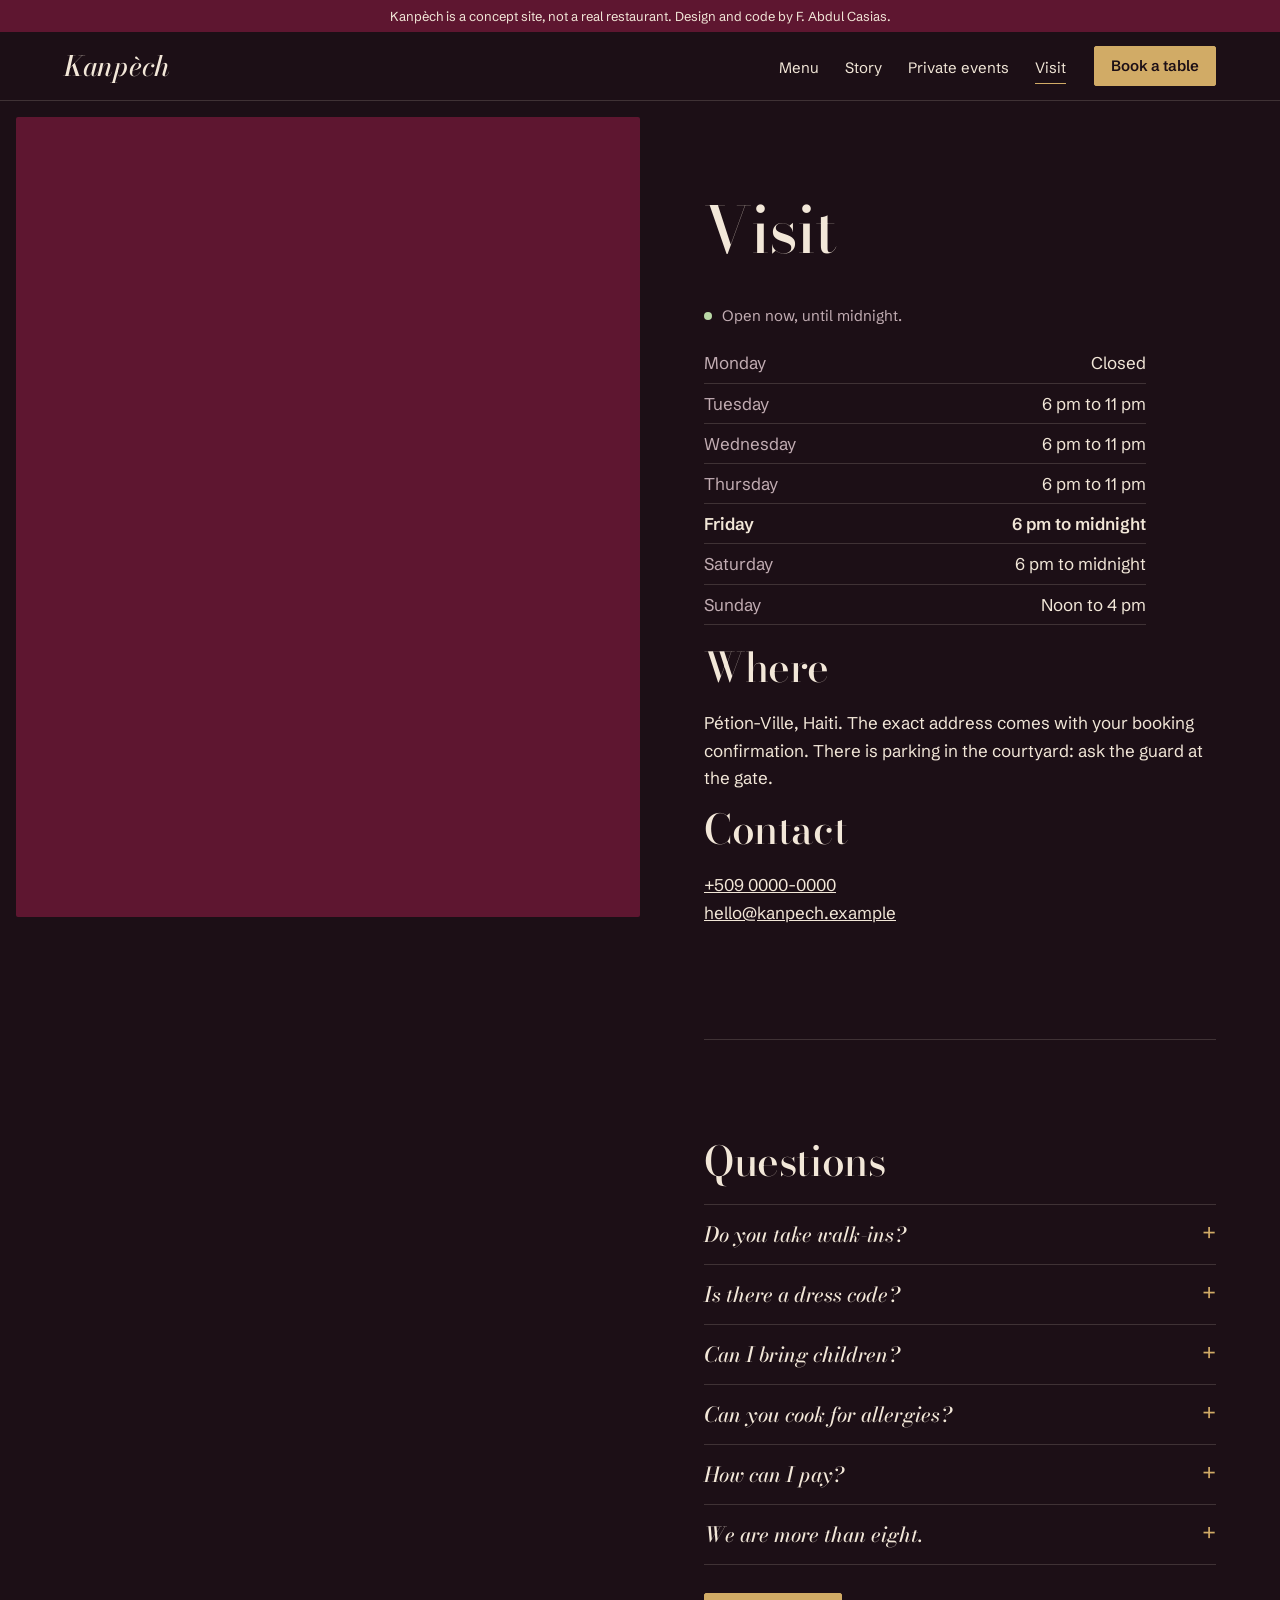
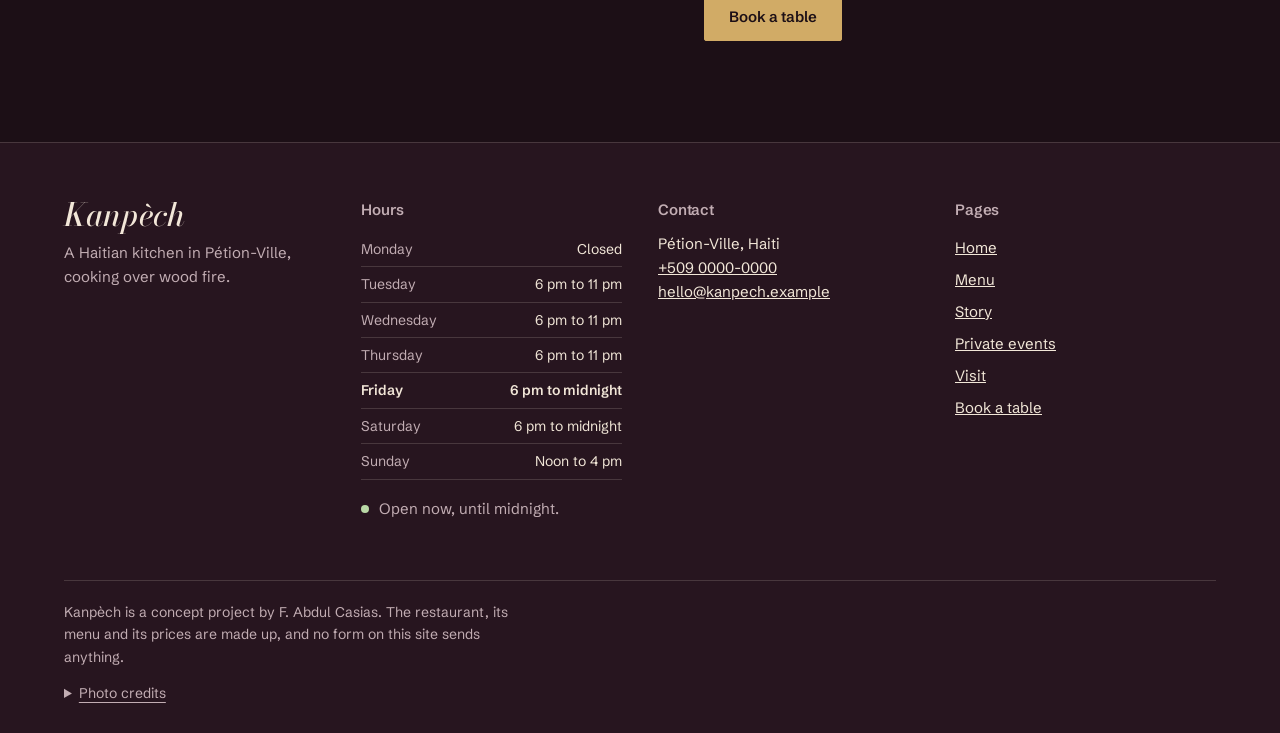
<file: contact.html>
<!doctype html>
<html lang="en">
<head>
<meta charset="utf-8">
<meta name="viewport" content="width=device-width, initial-scale=1">
<meta http-equiv="Content-Security-Policy" content="default-src 'self'; img-src 'self' data:; style-src 'self'; script-src 'self' 'sha256-Du+OJKJSbdUgz5nrHeWWINvez6XKDDU/tyj/5c2uvwo='; font-src 'self'; base-uri 'none'; form-action 'self'; object-src 'none'">
<title>Visit · Kanpèch</title>
<meta name="description" content="Opening hours, how to get to Kanpèch in Pétion-Ville, and answers to common questions.">
<meta name="robots" content="noindex">
<meta name="theme-color" content="#1c0f16">
<meta property="og:type" content="website">
<meta property="og:title" content="Visit · Kanpèch">
<meta property="og:description" content="Opening hours, how to get to Kanpèch in Pétion-Ville, and answers to common questions.">
<link rel="icon" href="favicon.svg" type="image/svg+xml">
<link rel="preload" href="fonts/bodoni-moda-latin-opsz-normal.woff2" as="font" type="font/woff2" crossorigin>
<link rel="preload" href="fonts/schibsted-grotesk-latin-wght-normal.woff2" as="font" type="font/woff2" crossorigin>
<link rel="stylesheet" href="css/styles.css">

<script>document.documentElement.classList.add('js')</script>
<script src="js/hours.js" defer></script>
<script src="js/main.js" defer></script>
</head>
<body>
<a class="skip" href="#main">Skip to content</a>
<p class="concept">Kanpèch is a concept site, not a real restaurant. Design and code by F.&nbsp;Abdul Casias.</p>
<header class="site-header" data-header>
  <div class="site-header__inner">
    <a class="logo" href="index.html">Kanpèch</a>
    <nav class="nav" aria-label="Main"><ul><li><a href="menu.html">Menu</a></li><li><a href="story.html">Story</a></li><li><a href="events.html">Private events</a></li><li><a href="contact.html" aria-current="page">Visit</a></li></ul></nav>
    <a class="btn btn--small header-cta" href="reserve.html">Book a table</a>
    <button class="nav-toggle" type="button" aria-expanded="false" aria-controls="sheet" aria-label="Open navigation" data-nav-toggle><svg viewBox="0 0 24 24" width="24" height="24" aria-hidden="true"><path d="M3 7h18M3 12h18M3 17h18" stroke="currentColor" stroke-width="1.6" fill="none" stroke-linecap="round"/></svg></button>
  </div>
</header>
<div class="sheet" id="sheet" data-sheet hidden>
  <nav aria-label="Main"><ul><li><a href="index.html">Home</a></li><li><a href="menu.html">Menu</a></li><li><a href="story.html">Story</a></li><li><a href="events.html">Private events</a></li><li><a href="contact.html" aria-current="page">Visit</a></li><li><a href="reserve.html">Book a table</a></li></ul></nav>
</div>
<main id="main" class="split">
  <div class="split__panel" aria-hidden="true"><div class="panel" data-panel-stack>
<div class="panel__item is-on" data-panel="dining-room"><picture><source media="(min-width: 900px)" type="image/webp" srcset="img/dining-room-480.webp 480w, img/dining-room-800.webp 800w, img/dining-room-1200.webp 1200w, img/dining-room-1600.webp 1600w" sizes="50vw"><source media="(min-width: 900px)" srcset="img/dining-room-800.jpg"><img src="[data-uri]" alt="A dining room in red light, with candles on the tables" width="800" height="450" loading="eager" fetchpriority="high" decoding="async"></picture></div>
<div class="panel__item" data-panel="dinner-friends"><picture><source media="(min-width: 900px)" type="image/webp" srcset="img/dinner-friends-480.webp 480w, img/dinner-friends-800.webp 800w, img/dinner-friends-1200.webp 1200w, img/dinner-friends-1600.webp 1600w" sizes="50vw"><source media="(min-width: 900px)" srcset="img/dinner-friends-800.jpg"><img src="[data-uri]" alt="Friends sharing dinner by candlelight" width="800" height="1200" loading="lazy" decoding="async"></picture></div>
  </div></div>
  <div class="split__content">
<section class="block" data-panel-key="dining-room" aria-labelledby="visit-title">
  <figure class="inline-fig"><picture><source media="(max-width: 899.98px)" type="image/webp" srcset="img/dining-room-480.webp 480w, img/dining-room-800.webp 800w, img/dining-room-1200.webp 1200w, img/dining-room-1600.webp 1600w" sizes="(min-width: 600px) 90vw, 100vw"><source media="(max-width: 899.98px)" srcset="img/dining-room-800.jpg"><img src="[data-uri]" alt="A dining room in red light, with candles on the tables" width="800" height="450" loading="eager" fetchpriority="high" decoding="async"></picture></figure>
  <h1 id="visit-title">Visit</h1>
  <p class="open-status open-status--hero" data-open-status></p>
  <dl class="hours"><div><dt>Monday</dt><dd>Closed</dd></div><div><dt>Tuesday</dt><dd>6 pm to 11 pm</dd></div><div><dt>Wednesday</dt><dd>6 pm to 11 pm</dd></div><div><dt>Thursday</dt><dd>6 pm to 11 pm</dd></div><div><dt>Friday</dt><dd>6 pm to midnight</dd></div><div><dt>Saturday</dt><dd>6 pm to midnight</dd></div><div><dt>Sunday</dt><dd>Noon to 4 pm</dd></div></dl>
  <h2>Where</h2>
  <p>Pétion-Ville, Haiti. The exact address comes with your booking confirmation. There is parking in the courtyard: ask the guard at the gate.</p>
  <h2>Contact</h2>
  <p><a href="tel:+50900000000">+509 0000-0000</a><br><a href="mailto:hello@kanpech.example">hello@kanpech.example</a></p>
</section>
<section class="block" data-panel-key="dinner-friends" aria-labelledby="faq-title">
  <figure class="inline-fig"><picture><source media="(max-width: 899.98px)" type="image/webp" srcset="img/dinner-friends-480.webp 480w, img/dinner-friends-800.webp 800w, img/dinner-friends-1200.webp 1200w, img/dinner-friends-1600.webp 1600w" sizes="(min-width: 600px) 90vw, 100vw"><source media="(max-width: 899.98px)" srcset="img/dinner-friends-800.jpg"><img src="[data-uri]" alt="Friends sharing dinner by candlelight" width="800" height="1200" loading="lazy" decoding="async"></picture></figure>
  <h2 id="faq-title">Questions</h2>
  <div class="faq"><details><summary>Do you take walk-ins?</summary><p>Yes, at the bar and when a table is free. On Friday and Saturday, book ahead.</p></details><details><summary>Is there a dress code?</summary><p>No. Come as you are.</p></details><details><summary>Can I bring children?</summary><p>Yes, until 9 pm. The kitchen can make smaller plates.</p></details><details><summary>Can you cook for allergies?</summary><p>Tell us when you book. Most dishes are naturally gluten-free, and several are vegetarian.</p></details><details><summary>How can I pay?</summary><p>In US dollars or gourdes, in cash or by card.</p></details><details><summary>We are more than eight.</summary><p>See private events: we can seat up to 90.</p></details></div>
  <div class="actions"><a class="btn" href="reserve.html">Book a table</a></div>
</section>
  </div>
</main>
<footer class="site-footer">
  <div class="site-footer__grid">
    <div>
      <p class="logo logo--footer">Kanpèch</p>
      <p class="muted">A Haitian kitchen in Pétion-Ville, cooking over wood fire.</p>
    </div>
    <div>
      <h2 class="footer-title">Hours</h2>
      <dl class="hours"><div><dt>Monday</dt><dd>Closed</dd></div><div><dt>Tuesday</dt><dd>6 pm to 11 pm</dd></div><div><dt>Wednesday</dt><dd>6 pm to 11 pm</dd></div><div><dt>Thursday</dt><dd>6 pm to 11 pm</dd></div><div><dt>Friday</dt><dd>6 pm to midnight</dd></div><div><dt>Saturday</dt><dd>6 pm to midnight</dd></div><div><dt>Sunday</dt><dd>Noon to 4 pm</dd></div></dl>
      <p class="open-status" data-open-status></p>
    </div>
    <div>
      <h2 class="footer-title">Contact</h2>
      <p>Pétion-Ville, Haiti<br><a href="tel:+50900000000">+509 0000-0000</a><br><a href="mailto:hello@kanpech.example">hello@kanpech.example</a></p>
    </div>
    <nav aria-label="Footer">
      <h2 class="footer-title">Pages</h2>
      <ul class="footer-nav"><li><a href="index.html">Home</a></li><li><a href="menu.html">Menu</a></li><li><a href="story.html">Story</a></li><li><a href="events.html">Private events</a></li><li><a href="contact.html">Visit</a></li><li><a href="reserve.html">Book a table</a></li></ul>
    </nav>
  </div>
  <div class="site-footer__base">
    <p>Kanpèch is a concept project by F.&nbsp;Abdul Casias. The restaurant, its menu and its prices are made up, and no form on this site sends anything.</p>
    <details class="credits"><summary>Photo credits</summary><ul><li><a href="https://www.pexels.com/photo/27556978/" rel="noopener">Braised duck with carrots in a dark sauce</a>, by Snappr, <a href="https://www.pexels.com/license/" rel="noopener">Pexels License</a></li><li><a href="https://www.pexels.com/photo/6872134/" rel="noopener">Fish grilling over glowing charcoal</a>, by Quang Nguyen Vinh, <a href="https://www.pexels.com/license/" rel="noopener">Pexels License</a></li><li><a href="https://www.pexels.com/photo/36505864/" rel="noopener">A chef in a black jacket spooning sauce onto small plates</a>, by Critical Smith, <a href="https://www.pexels.com/license/" rel="noopener">Pexels License</a></li><li><a href="https://www.pexels.com/photo/27580842/" rel="noopener">A layered cocktail on a bar counter</a>, by Teysa Tugadi, <a href="https://www.pexels.com/license/" rel="noopener">Pexels License</a></li><li><a href="https://www.pexels.com/photo/941861/" rel="noopener">A dining room in red light, with candles on the tables</a>, by Chan Walrus, <a href="https://www.pexels.com/license/" rel="noopener">Pexels License</a></li><li><a href="https://www.pexels.com/photo/6554673/" rel="noopener">Friends sharing dinner by candlelight</a>, by cottonbro studio, <a href="https://www.pexels.com/license/" rel="noopener">Pexels License</a></li><li><a href="https://commons.wikimedia.org/wiki/File:Haematoxylum_campechianum_wood_chips.jpg" rel="noopener">A hand holding chips of orange logwood heartwood</a>, by Waughd, <a href="https://creativecommons.org/licenses/by-sa/4.0/" rel="noopener">CC BY-SA 4.0</a></li><li><a href="https://www.inaturalist.org/photos/115898893" rel="noopener">A logwood tree in yellow bloom</a>, by 葉子, <a href="https://creativecommons.org/publicdomain/zero/1.0/" rel="noopener">CC0 1.0</a></li><li><a href="https://www.pexels.com/photo/6715103/" rel="noopener">A long table set with candles in a dark room</a>, by cottonbro studio, <a href="https://www.pexels.com/license/" rel="noopener">Pexels License</a></li><li><a href="https://www.pexels.com/photo/27556981/" rel="noopener">Braised oxtail in a dark, glossy sauce with thyme</a>, by Snappr, <a href="https://www.pexels.com/license/" rel="noopener">Pexels License</a></li><li><a href="https://www.pexels.com/photo/12362298/" rel="noopener">Fried plantains on a black plate</a>, by SC Studio, <a href="https://www.pexels.com/license/" rel="noopener">Pexels License</a></li><li><a href="https://www.pexels.com/photo/2403392/" rel="noopener">A chef plating dishes in a dim kitchen</a>, by Yente Van Eynde, <a href="https://www.pexels.com/license/" rel="noopener">Pexels License</a></li><li><a href="https://www.pexels.com/photo/37923425/" rel="noopener">A cook’s hand seasoning a dish</a>, by Mad Knoxx Deluxe, <a href="https://www.pexels.com/license/" rel="noopener">Pexels License</a></li><li><a href="https://www.pexels.com/photo/16077372/" rel="noopener">A bowl of soup with herbs and lime</a>, by A.V. Phina, <a href="https://www.pexels.com/license/" rel="noopener">Pexels License</a></li><li><a href="https://www.pexels.com/photo/6839658/" rel="noopener">A candlelit table with a plate and a glass of white wine</a>, by cottonbro studio, <a href="https://www.pexels.com/license/" rel="noopener">Pexels License</a></li><li><a href="https://www.pexels.com/photo/39022486/" rel="noopener">A whole grilled fish with herbs and lime</a>, by Deane Bayas, <a href="https://www.pexels.com/license/" rel="noopener">Pexels License</a></li></ul><p>Photos from Pexels, iNaturalist and Wikimedia Commons, under the licences named above.</p></details>
  </div>
</footer>
</body>
</html>
</file>
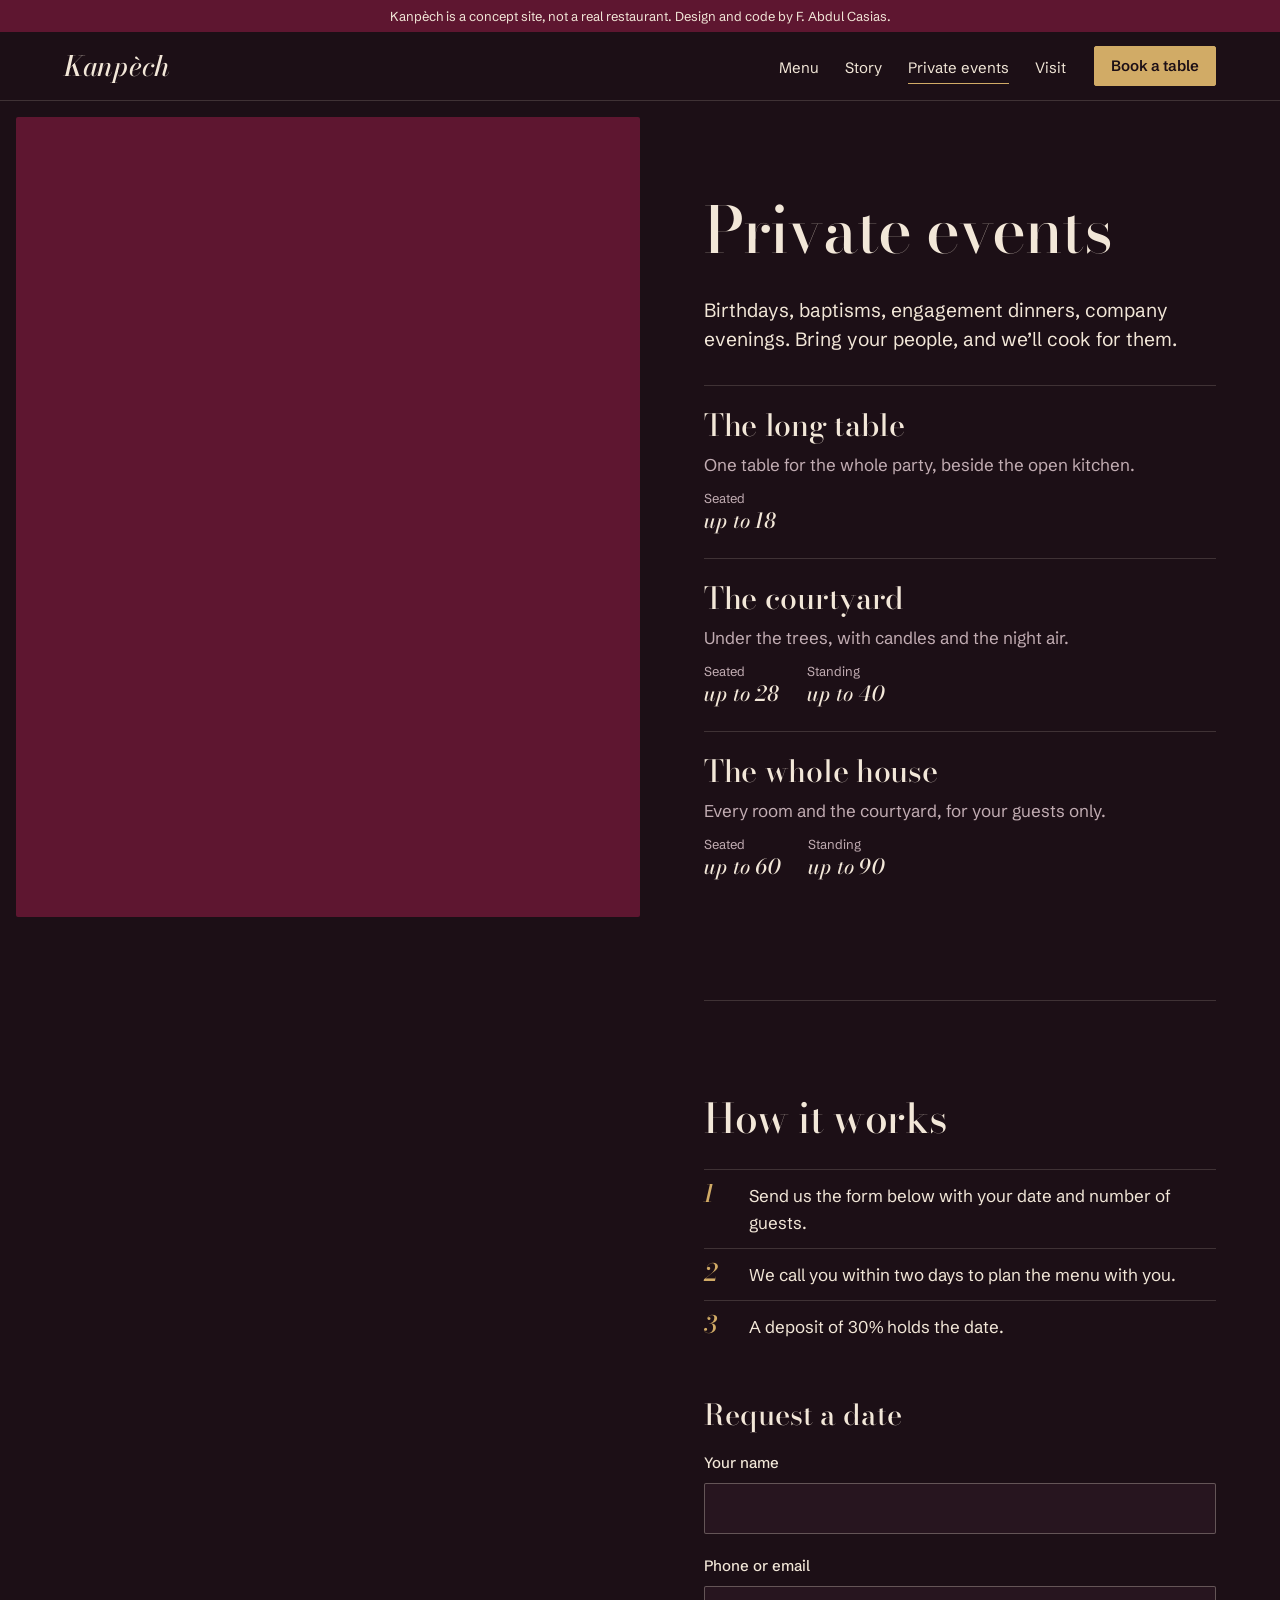
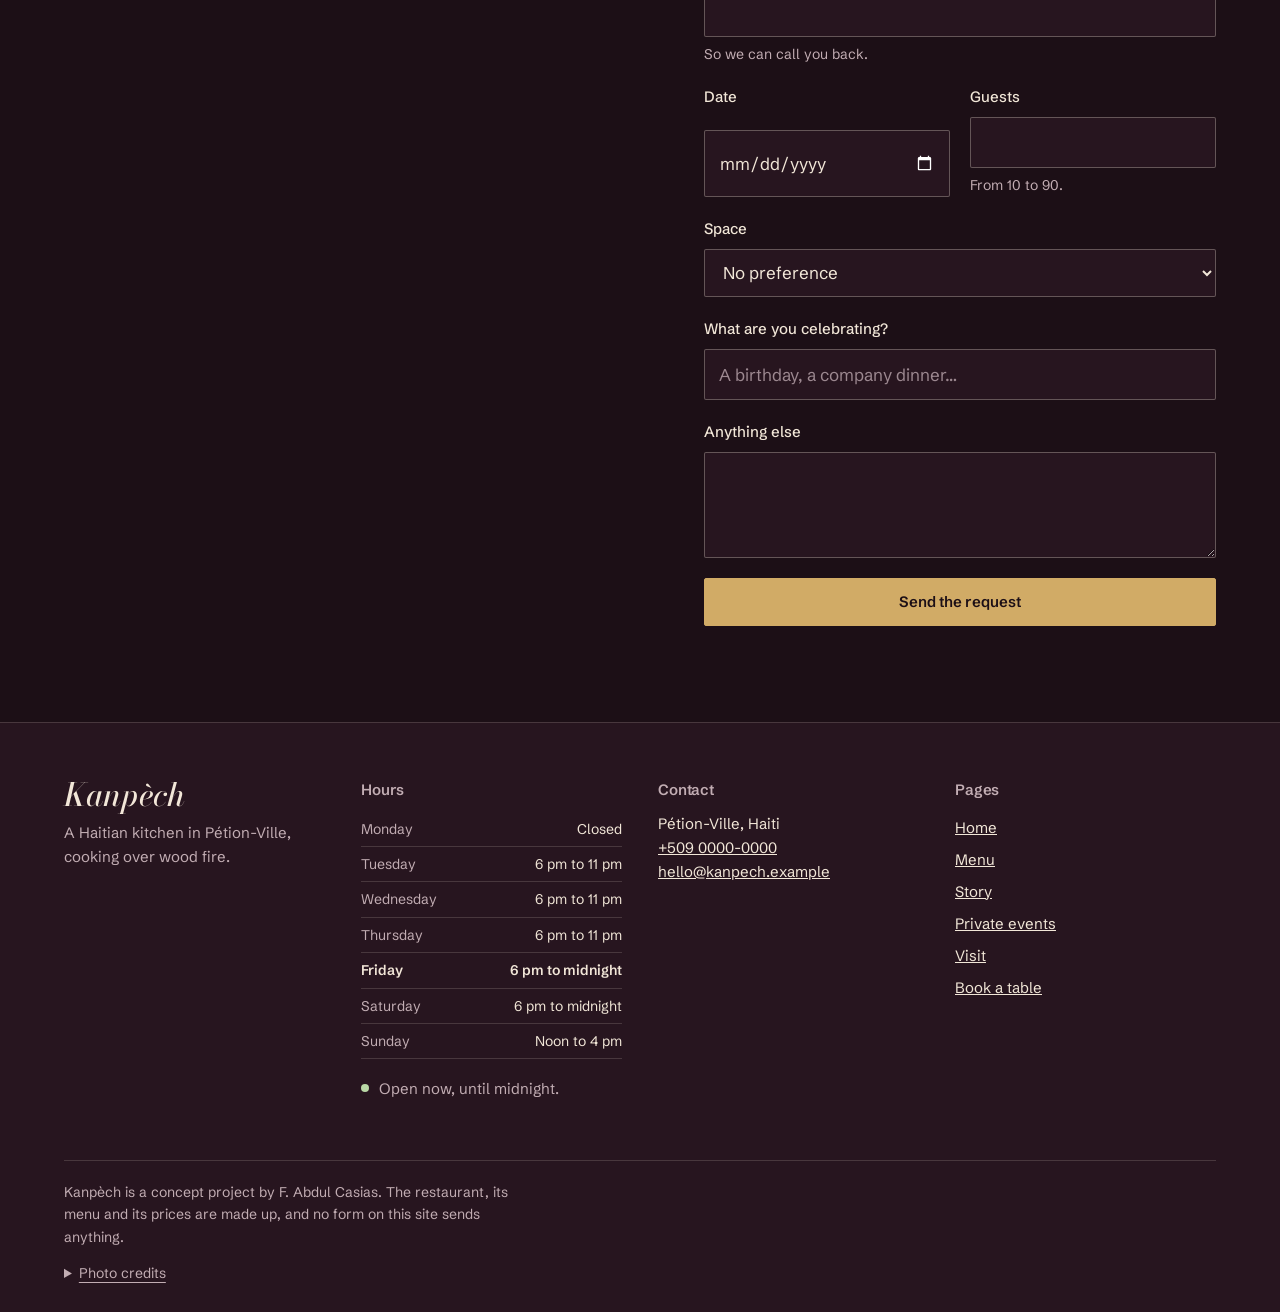
<file: events.html>
<!doctype html>
<html lang="en">
<head>
<meta charset="utf-8">
<meta name="viewport" content="width=device-width, initial-scale=1">
<meta http-equiv="Content-Security-Policy" content="default-src 'self'; img-src 'self' data:; style-src 'self'; script-src 'self' 'sha256-Du+OJKJSbdUgz5nrHeWWINvez6XKDDU/tyj/5c2uvwo='; font-src 'self'; base-uri 'none'; form-action 'self'; object-src 'none'">
<title>Private events · Kanpèch</title>
<meta name="description" content="Birthdays, engagement dinners and company evenings at Kanpèch: three spaces for 10 to 90 guests, and a request form.">
<meta name="robots" content="noindex">
<meta name="theme-color" content="#1c0f16">
<meta property="og:type" content="website">
<meta property="og:title" content="Private events · Kanpèch">
<meta property="og:description" content="Birthdays, engagement dinners and company evenings at Kanpèch: three spaces for 10 to 90 guests, and a request form.">
<link rel="icon" href="favicon.svg" type="image/svg+xml">
<link rel="preload" href="fonts/bodoni-moda-latin-opsz-normal.woff2" as="font" type="font/woff2" crossorigin>
<link rel="preload" href="fonts/schibsted-grotesk-latin-wght-normal.woff2" as="font" type="font/woff2" crossorigin>
<link rel="stylesheet" href="css/styles.css">

<script>document.documentElement.classList.add('js')</script>
<script src="js/hours.js" defer></script>
<script src="js/main.js" defer></script>
<script src="js/forms.js" defer></script>
</head>
<body>
<a class="skip" href="#main">Skip to content</a>
<p class="concept">Kanpèch is a concept site, not a real restaurant. Design and code by F.&nbsp;Abdul Casias.</p>
<header class="site-header" data-header>
  <div class="site-header__inner">
    <a class="logo" href="index.html">Kanpèch</a>
    <nav class="nav" aria-label="Main"><ul><li><a href="menu.html">Menu</a></li><li><a href="story.html">Story</a></li><li><a href="events.html" aria-current="page">Private events</a></li><li><a href="contact.html">Visit</a></li></ul></nav>
    <a class="btn btn--small header-cta" href="reserve.html">Book a table</a>
    <button class="nav-toggle" type="button" aria-expanded="false" aria-controls="sheet" aria-label="Open navigation" data-nav-toggle><svg viewBox="0 0 24 24" width="24" height="24" aria-hidden="true"><path d="M3 7h18M3 12h18M3 17h18" stroke="currentColor" stroke-width="1.6" fill="none" stroke-linecap="round"/></svg></button>
  </div>
</header>
<div class="sheet" id="sheet" data-sheet hidden>
  <nav aria-label="Main"><ul><li><a href="index.html">Home</a></li><li><a href="menu.html">Menu</a></li><li><a href="story.html">Story</a></li><li><a href="events.html" aria-current="page">Private events</a></li><li><a href="contact.html">Visit</a></li><li><a href="reserve.html">Book a table</a></li></ul></nav>
</div>
<main id="main" class="split">
  <div class="split__panel" aria-hidden="true"><div class="panel" data-panel-stack>
<div class="panel__item is-on" data-panel="long-table"><picture><source media="(min-width: 900px)" type="image/webp" srcset="img/long-table-480.webp 480w, img/long-table-800.webp 800w, img/long-table-1200.webp 1200w, img/long-table-1600.webp 1600w" sizes="50vw"><source media="(min-width: 900px)" srcset="img/long-table-800.jpg"><img src="[data-uri]" alt="A long table set with candles in a dark room" width="800" height="533" loading="eager" fetchpriority="high" decoding="async"></picture></div>
<div class="panel__item" data-panel="table-dim"><picture><source media="(min-width: 900px)" type="image/webp" srcset="img/table-dim-480.webp 480w, img/table-dim-800.webp 800w, img/table-dim-1200.webp 1200w, img/table-dim-1600.webp 1600w" sizes="50vw"><source media="(min-width: 900px)" srcset="img/table-dim-800.jpg"><img src="[data-uri]" alt="A candlelit table with a plate and a glass of white wine" width="800" height="1200" loading="lazy" decoding="async"></picture></div>
<div class="panel__item" data-panel="dinner-friends"><picture><source media="(min-width: 900px)" type="image/webp" srcset="img/dinner-friends-480.webp 480w, img/dinner-friends-800.webp 800w, img/dinner-friends-1200.webp 1200w, img/dinner-friends-1600.webp 1600w" sizes="50vw"><source media="(min-width: 900px)" srcset="img/dinner-friends-800.jpg"><img src="[data-uri]" alt="Friends sharing dinner by candlelight" width="800" height="1200" loading="lazy" decoding="async"></picture></div>
<div class="panel__item" data-panel="dining-room"><picture><source media="(min-width: 900px)" type="image/webp" srcset="img/dining-room-480.webp 480w, img/dining-room-800.webp 800w, img/dining-room-1200.webp 1200w, img/dining-room-1600.webp 1600w" sizes="50vw"><source media="(min-width: 900px)" srcset="img/dining-room-800.jpg"><img src="[data-uri]" alt="A dining room in red light, with candles on the tables" width="800" height="450" loading="lazy" decoding="async"></picture></div>
  </div></div>
  <div class="split__content">
<section class="block" data-panel-key="long-table" aria-labelledby="events-title">
  <figure class="inline-fig"><picture><source media="(max-width: 899.98px)" type="image/webp" srcset="img/long-table-480.webp 480w, img/long-table-800.webp 800w, img/long-table-1200.webp 1200w, img/long-table-1600.webp 1600w" sizes="(min-width: 600px) 90vw, 100vw"><source media="(max-width: 899.98px)" srcset="img/long-table-800.jpg"><img src="[data-uri]" alt="A long table set with candles in a dark room" width="800" height="533" loading="eager" fetchpriority="high" decoding="async"></picture></figure>
  <h1 id="events-title">Private events</h1>
  <p class="lede">Birthdays, baptisms, engagement dinners, company evenings. Bring your people, and we’ll cook for them.</p>
  <ul class="rooms">
    <li class="room" data-panel-key="long-table">
      
      <h2>The long table</h2><p>One table for the whole party, beside the open kitchen.</p>
      <dl class="caps"><div><dt>Seated</dt><dd>up to 18</dd></div></dl>
    </li><li class="room" data-panel-key="dinner-friends">
      <figure class="inline-fig"><picture><source media="(max-width: 899.98px)" type="image/webp" srcset="img/dinner-friends-480.webp 480w, img/dinner-friends-800.webp 800w, img/dinner-friends-1200.webp 1200w, img/dinner-friends-1600.webp 1600w" sizes="100vw"><source media="(max-width: 899.98px)" srcset="img/dinner-friends-800.jpg"><img src="[data-uri]" alt="Friends sharing dinner by candlelight" width="800" height="1200" loading="lazy" decoding="async"></picture></figure>
      <h2>The courtyard</h2><p>Under the trees, with candles and the night air.</p>
      <dl class="caps"><div><dt>Seated</dt><dd>up to 28</dd></div><div><dt>Standing</dt><dd>up to 40</dd></div></dl>
    </li><li class="room" data-panel-key="dining-room">
      <figure class="inline-fig"><picture><source media="(max-width: 899.98px)" type="image/webp" srcset="img/dining-room-480.webp 480w, img/dining-room-800.webp 800w, img/dining-room-1200.webp 1200w, img/dining-room-1600.webp 1600w" sizes="100vw"><source media="(max-width: 899.98px)" srcset="img/dining-room-800.jpg"><img src="[data-uri]" alt="A dining room in red light, with candles on the tables" width="800" height="450" loading="lazy" decoding="async"></picture></figure>
      <h2>The whole house</h2><p>Every room and the courtyard, for your guests only.</p>
      <dl class="caps"><div><dt>Seated</dt><dd>up to 60</dd></div><div><dt>Standing</dt><dd>up to 90</dd></div></dl>
    </li>
  </ul>
</section>
<section class="block" data-panel-key="table-dim" aria-labelledby="how-title">
  <figure class="inline-fig"><picture><source media="(max-width: 899.98px)" type="image/webp" srcset="img/table-dim-480.webp 480w, img/table-dim-800.webp 800w, img/table-dim-1200.webp 1200w, img/table-dim-1600.webp 1600w" sizes="(min-width: 600px) 90vw, 100vw"><source media="(max-width: 899.98px)" srcset="img/table-dim-800.jpg"><img src="[data-uri]" alt="A candlelit table with a plate and a glass of white wine" width="800" height="1200" loading="lazy" decoding="async"></picture></figure>
  <h2 id="how-title">How it works</h2>
  <ol class="steps">
    <li>Send us the form below with your date and number of guests.</li>
    <li>We call you within two days to plan the menu with you.</li>
    <li>A deposit of 30% holds the date.</li>
  </ol>
  <form class="form" data-form="event" novalidate>
    <noscript><p class="note">This form needs JavaScript. On this concept site it only shows a summary, and sends nothing.</p></noscript>
    <h3 class="form__title">Request a date</h3>
    <div class="field"><label for="ev-name">Your name</label><input id="ev-name" name="name" autocomplete="name" required data-msg="Enter your name."></div>
    <div class="field"><label for="ev-contact">Phone or email</label><input id="ev-contact" name="contact" autocomplete="email" required aria-describedby="ev-contact-hint" data-msg="Enter a phone number or an email address."><p class="hint" id="ev-contact-hint">So we can call you back.</p></div>
    <div class="field-row">
      <div class="field"><label for="ev-date">Date</label><input id="ev-date" name="date" type="date" required data-future data-msg="Pick the date of your event."></div>
      <div class="field"><label for="ev-guests">Guests</label><input id="ev-guests" name="guests" type="number" inputmode="numeric" min="10" max="90" required aria-describedby="ev-guests-hint" data-msg="Enter how many guests you expect, from 10 to 90."><p class="hint" id="ev-guests-hint">From 10 to 90.</p></div>
    </div>
    <div class="field"><label for="ev-room">Space</label><select id="ev-room" name="room"><option>No preference</option><option>The long table</option><option>The courtyard</option><option>The whole house</option></select></div>
    <div class="field"><label for="ev-kind">What are you celebrating?</label><input id="ev-kind" name="kind" placeholder="A birthday, a company dinner…"></div>
    <div class="field"><label for="ev-notes">Anything else</label><textarea id="ev-notes" name="notes" rows="3"></textarea></div>
    <button class="btn" type="submit">Send the request</button>
  </form>
</section>
  </div>
</main>
<footer class="site-footer">
  <div class="site-footer__grid">
    <div>
      <p class="logo logo--footer">Kanpèch</p>
      <p class="muted">A Haitian kitchen in Pétion-Ville, cooking over wood fire.</p>
    </div>
    <div>
      <h2 class="footer-title">Hours</h2>
      <dl class="hours"><div><dt>Monday</dt><dd>Closed</dd></div><div><dt>Tuesday</dt><dd>6 pm to 11 pm</dd></div><div><dt>Wednesday</dt><dd>6 pm to 11 pm</dd></div><div><dt>Thursday</dt><dd>6 pm to 11 pm</dd></div><div><dt>Friday</dt><dd>6 pm to midnight</dd></div><div><dt>Saturday</dt><dd>6 pm to midnight</dd></div><div><dt>Sunday</dt><dd>Noon to 4 pm</dd></div></dl>
      <p class="open-status" data-open-status></p>
    </div>
    <div>
      <h2 class="footer-title">Contact</h2>
      <p>Pétion-Ville, Haiti<br><a href="tel:+50900000000">+509 0000-0000</a><br><a href="mailto:hello@kanpech.example">hello@kanpech.example</a></p>
    </div>
    <nav aria-label="Footer">
      <h2 class="footer-title">Pages</h2>
      <ul class="footer-nav"><li><a href="index.html">Home</a></li><li><a href="menu.html">Menu</a></li><li><a href="story.html">Story</a></li><li><a href="events.html">Private events</a></li><li><a href="contact.html">Visit</a></li><li><a href="reserve.html">Book a table</a></li></ul>
    </nav>
  </div>
  <div class="site-footer__base">
    <p>Kanpèch is a concept project by F.&nbsp;Abdul Casias. The restaurant, its menu and its prices are made up, and no form on this site sends anything.</p>
    <details class="credits"><summary>Photo credits</summary><ul><li><a href="https://www.pexels.com/photo/27556978/" rel="noopener">Braised duck with carrots in a dark sauce</a>, by Snappr, <a href="https://www.pexels.com/license/" rel="noopener">Pexels License</a></li><li><a href="https://www.pexels.com/photo/6872134/" rel="noopener">Fish grilling over glowing charcoal</a>, by Quang Nguyen Vinh, <a href="https://www.pexels.com/license/" rel="noopener">Pexels License</a></li><li><a href="https://www.pexels.com/photo/36505864/" rel="noopener">A chef in a black jacket spooning sauce onto small plates</a>, by Critical Smith, <a href="https://www.pexels.com/license/" rel="noopener">Pexels License</a></li><li><a href="https://www.pexels.com/photo/27580842/" rel="noopener">A layered cocktail on a bar counter</a>, by Teysa Tugadi, <a href="https://www.pexels.com/license/" rel="noopener">Pexels License</a></li><li><a href="https://www.pexels.com/photo/941861/" rel="noopener">A dining room in red light, with candles on the tables</a>, by Chan Walrus, <a href="https://www.pexels.com/license/" rel="noopener">Pexels License</a></li><li><a href="https://www.pexels.com/photo/6554673/" rel="noopener">Friends sharing dinner by candlelight</a>, by cottonbro studio, <a href="https://www.pexels.com/license/" rel="noopener">Pexels License</a></li><li><a href="https://commons.wikimedia.org/wiki/File:Haematoxylum_campechianum_wood_chips.jpg" rel="noopener">A hand holding chips of orange logwood heartwood</a>, by Waughd, <a href="https://creativecommons.org/licenses/by-sa/4.0/" rel="noopener">CC BY-SA 4.0</a></li><li><a href="https://www.inaturalist.org/photos/115898893" rel="noopener">A logwood tree in yellow bloom</a>, by 葉子, <a href="https://creativecommons.org/publicdomain/zero/1.0/" rel="noopener">CC0 1.0</a></li><li><a href="https://www.pexels.com/photo/6715103/" rel="noopener">A long table set with candles in a dark room</a>, by cottonbro studio, <a href="https://www.pexels.com/license/" rel="noopener">Pexels License</a></li><li><a href="https://www.pexels.com/photo/27556981/" rel="noopener">Braised oxtail in a dark, glossy sauce with thyme</a>, by Snappr, <a href="https://www.pexels.com/license/" rel="noopener">Pexels License</a></li><li><a href="https://www.pexels.com/photo/12362298/" rel="noopener">Fried plantains on a black plate</a>, by SC Studio, <a href="https://www.pexels.com/license/" rel="noopener">Pexels License</a></li><li><a href="https://www.pexels.com/photo/2403392/" rel="noopener">A chef plating dishes in a dim kitchen</a>, by Yente Van Eynde, <a href="https://www.pexels.com/license/" rel="noopener">Pexels License</a></li><li><a href="https://www.pexels.com/photo/37923425/" rel="noopener">A cook’s hand seasoning a dish</a>, by Mad Knoxx Deluxe, <a href="https://www.pexels.com/license/" rel="noopener">Pexels License</a></li><li><a href="https://www.pexels.com/photo/16077372/" rel="noopener">A bowl of soup with herbs and lime</a>, by A.V. Phina, <a href="https://www.pexels.com/license/" rel="noopener">Pexels License</a></li><li><a href="https://www.pexels.com/photo/6839658/" rel="noopener">A candlelit table with a plate and a glass of white wine</a>, by cottonbro studio, <a href="https://www.pexels.com/license/" rel="noopener">Pexels License</a></li><li><a href="https://www.pexels.com/photo/39022486/" rel="noopener">A whole grilled fish with herbs and lime</a>, by Deane Bayas, <a href="https://www.pexels.com/license/" rel="noopener">Pexels License</a></li></ul><p>Photos from Pexels, iNaturalist and Wikimedia Commons, under the licences named above.</p></details>
  </div>
</footer>
</body>
</html>
</file>
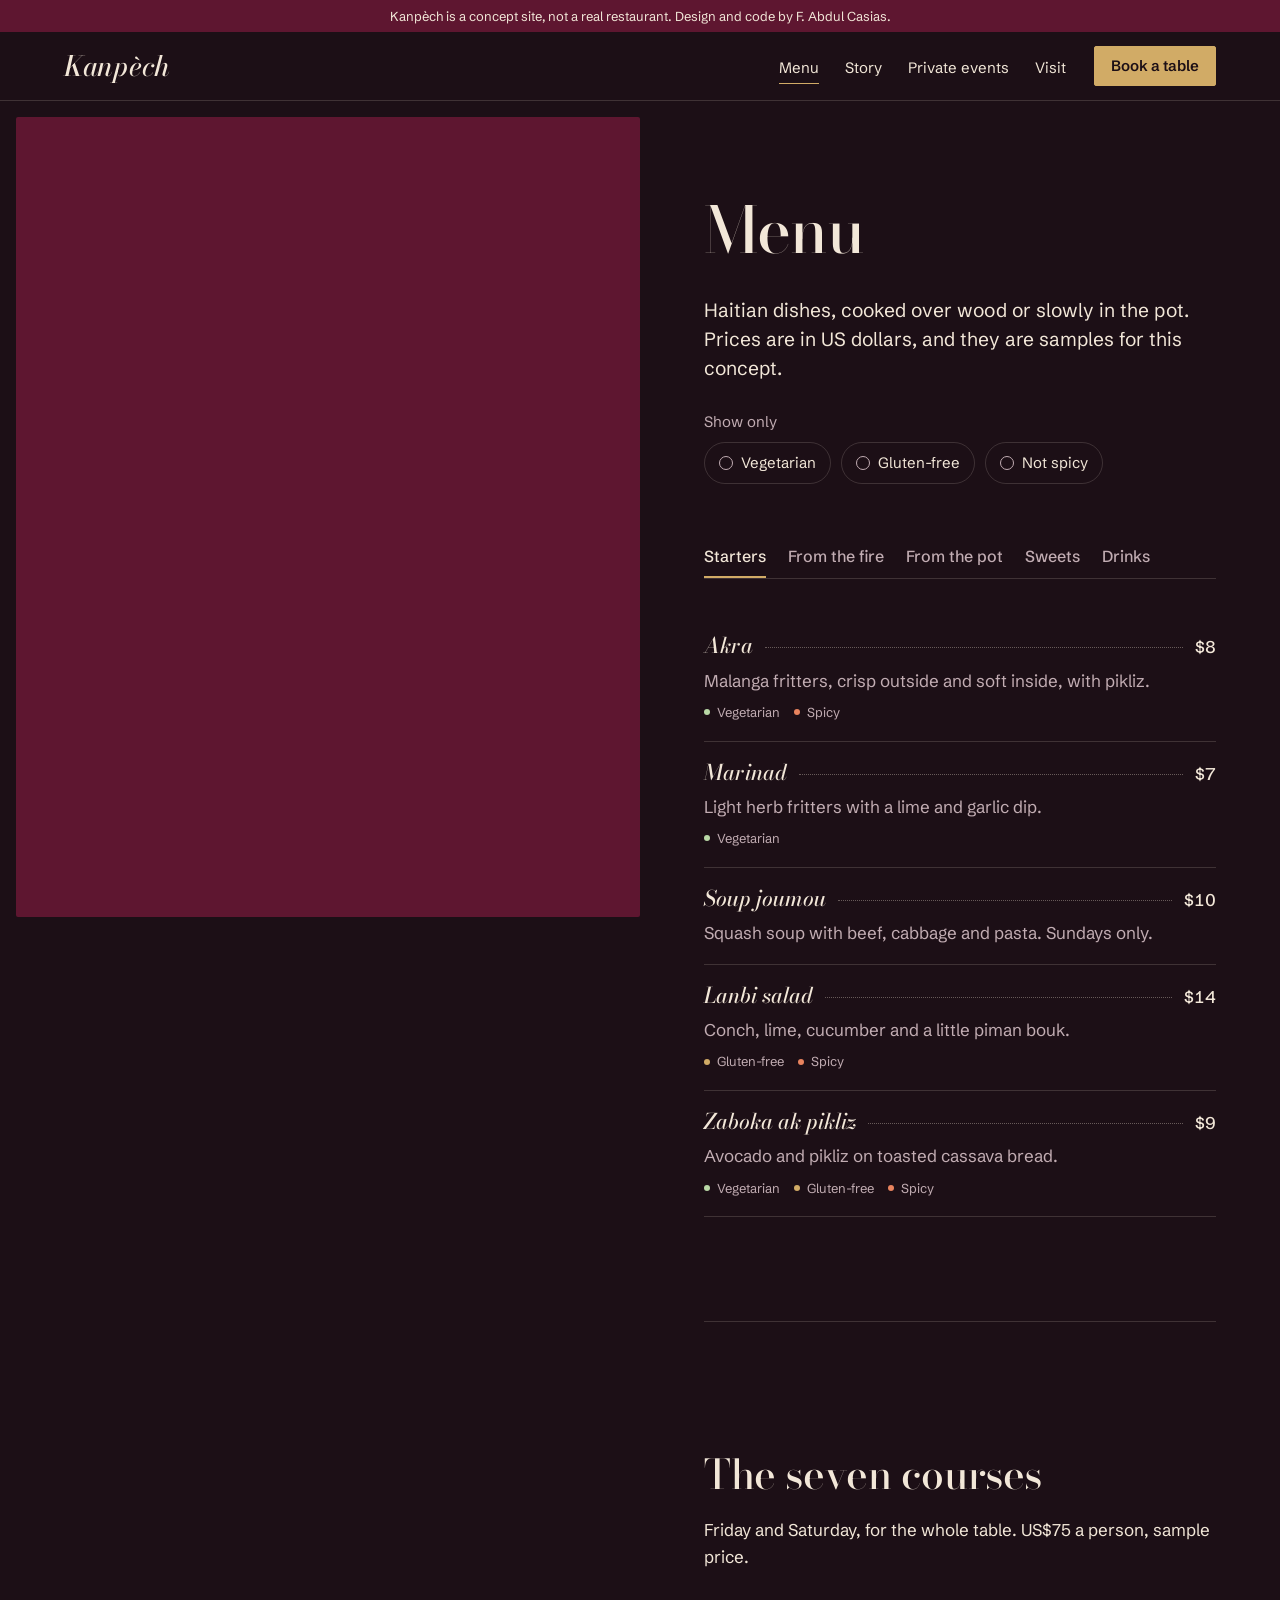
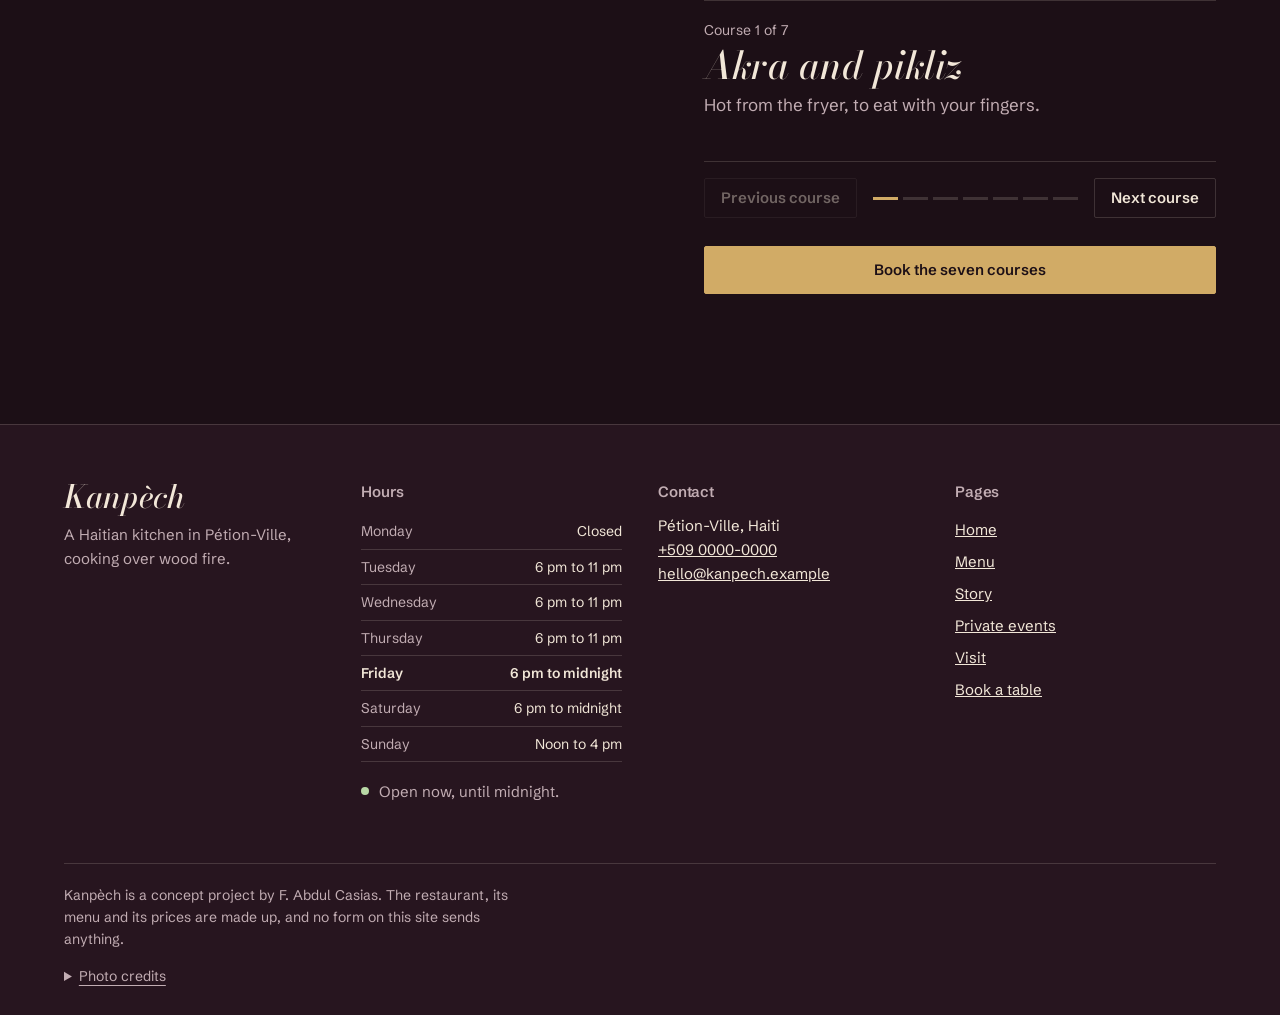
<file: menu.html>
<!doctype html>
<html lang="en">
<head>
<meta charset="utf-8">
<meta name="viewport" content="width=device-width, initial-scale=1">
<meta http-equiv="Content-Security-Policy" content="default-src 'self'; img-src 'self' data:; style-src 'self'; script-src 'self' 'sha256-Du+OJKJSbdUgz5nrHeWWINvez6XKDDU/tyj/5c2uvwo='; font-src 'self'; base-uri 'none'; form-action 'self'; object-src 'none'">
<title>Menu · Kanpèch</title>
<meta name="description" content="The Kanpèch menu: starters, dishes from the fire and from the pot, sweets, drinks and the seven-course weekend menu. Sample prices.">
<meta name="robots" content="noindex">
<meta name="theme-color" content="#1c0f16">
<meta property="og:type" content="website">
<meta property="og:title" content="Menu · Kanpèch">
<meta property="og:description" content="The Kanpèch menu: starters, dishes from the fire and from the pot, sweets, drinks and the seven-course weekend menu. Sample prices.">
<link rel="icon" href="favicon.svg" type="image/svg+xml">
<link rel="preload" href="fonts/bodoni-moda-latin-opsz-normal.woff2" as="font" type="font/woff2" crossorigin>
<link rel="preload" href="fonts/schibsted-grotesk-latin-wght-normal.woff2" as="font" type="font/woff2" crossorigin>
<link rel="stylesheet" href="css/styles.css">

<script>document.documentElement.classList.add('js')</script>
<script src="js/hours.js" defer></script>
<script src="js/main.js" defer></script>
<script src="js/menu.js" defer></script>
</head>
<body>
<a class="skip" href="#main">Skip to content</a>
<p class="concept">Kanpèch is a concept site, not a real restaurant. Design and code by F.&nbsp;Abdul Casias.</p>
<header class="site-header" data-header>
  <div class="site-header__inner">
    <a class="logo" href="index.html">Kanpèch</a>
    <nav class="nav" aria-label="Main"><ul><li><a href="menu.html" aria-current="page">Menu</a></li><li><a href="story.html">Story</a></li><li><a href="events.html">Private events</a></li><li><a href="contact.html">Visit</a></li></ul></nav>
    <a class="btn btn--small header-cta" href="reserve.html">Book a table</a>
    <button class="nav-toggle" type="button" aria-expanded="false" aria-controls="sheet" aria-label="Open navigation" data-nav-toggle><svg viewBox="0 0 24 24" width="24" height="24" aria-hidden="true"><path d="M3 7h18M3 12h18M3 17h18" stroke="currentColor" stroke-width="1.6" fill="none" stroke-linecap="round"/></svg></button>
  </div>
</header>
<div class="sheet" id="sheet" data-sheet hidden>
  <nav aria-label="Main"><ul><li><a href="index.html">Home</a></li><li><a href="menu.html" aria-current="page">Menu</a></li><li><a href="story.html">Story</a></li><li><a href="events.html">Private events</a></li><li><a href="contact.html">Visit</a></li><li><a href="reserve.html">Book a table</a></li></ul></nav>
</div>
<main id="main" class="split">
  <div class="split__panel" aria-hidden="true"><div class="panel" data-panel-stack>
<div class="panel__item is-on" data-panel="soup"><picture><source media="(min-width: 900px)" type="image/webp" srcset="img/soup-480.webp 480w, img/soup-800.webp 800w, img/soup-1200.webp 1200w, img/soup-1600.webp 1600w" sizes="50vw"><source media="(min-width: 900px)" srcset="img/soup-800.jpg"><img src="[data-uri]" alt="A bowl of soup with herbs and lime" width="800" height="1067" loading="eager" fetchpriority="high" decoding="async"></picture></div>
<div class="panel__item" data-panel="plating-dark"><picture><source media="(min-width: 900px)" type="image/webp" srcset="img/plating-dark-480.webp 480w, img/plating-dark-800.webp 800w, img/plating-dark-1200.webp 1200w, img/plating-dark-1600.webp 1600w" sizes="50vw"><source media="(min-width: 900px)" srcset="img/plating-dark-800.jpg"><img src="[data-uri]" alt="A chef plating dishes in a dim kitchen" width="800" height="533" loading="lazy" decoding="async"></picture></div>
<div class="panel__item" data-panel="charcoal-grill"><picture><source media="(min-width: 900px)" type="image/webp" srcset="img/charcoal-grill-480.webp 480w, img/charcoal-grill-800.webp 800w, img/charcoal-grill-1200.webp 1200w, img/charcoal-grill-1600.webp 1600w" sizes="50vw"><source media="(min-width: 900px)" srcset="img/charcoal-grill-800.jpg"><img src="[data-uri]" alt="Fish grilling over glowing charcoal" width="800" height="533" loading="lazy" decoding="async"></picture></div>
<div class="panel__item" data-panel="braised-duck"><picture><source media="(min-width: 900px)" type="image/webp" srcset="img/braised-duck-480.webp 480w, img/braised-duck-800.webp 800w, img/braised-duck-1200.webp 1200w, img/braised-duck-1600.webp 1600w" sizes="50vw"><source media="(min-width: 900px)" srcset="img/braised-duck-800.jpg"><img src="[data-uri]" alt="Braised duck with carrots in a dark sauce" width="800" height="534" loading="lazy" decoding="async"></picture></div>
<div class="panel__item" data-panel="dinner-friends"><picture><source media="(min-width: 900px)" type="image/webp" srcset="img/dinner-friends-480.webp 480w, img/dinner-friends-800.webp 800w, img/dinner-friends-1200.webp 1200w, img/dinner-friends-1600.webp 1600w" sizes="50vw"><source media="(min-width: 900px)" srcset="img/dinner-friends-800.jpg"><img src="[data-uri]" alt="Friends sharing dinner by candlelight" width="800" height="1200" loading="lazy" decoding="async"></picture></div>
<div class="panel__item" data-panel="cocktail"><picture><source media="(min-width: 900px)" type="image/webp" srcset="img/cocktail-480.webp 480w, img/cocktail-800.webp 800w, img/cocktail-1200.webp 1200w, img/cocktail-1600.webp 1600w" sizes="50vw"><source media="(min-width: 900px)" srcset="img/cocktail-800.jpg"><img src="[data-uri]" alt="A layered cocktail on a bar counter" width="800" height="1067" loading="lazy" decoding="async"></picture></div>
  </div></div>
  <div class="split__content">
<section class="block block--menu" data-panel-key="soup" aria-labelledby="menu-title">
  <figure class="inline-fig"><picture><source media="(max-width: 899.98px)" type="image/webp" srcset="img/soup-480.webp 480w, img/soup-800.webp 800w, img/soup-1200.webp 1200w, img/soup-1600.webp 1600w" sizes="(min-width: 600px) 90vw, 100vw"><source media="(max-width: 899.98px)" srcset="img/soup-800.jpg"><img src="[data-uri]" alt="A bowl of soup with herbs and lime" width="800" height="1067" loading="eager" fetchpriority="high" decoding="async"></picture></figure>
  <h1 id="menu-title">Menu</h1>
  <p class="lede">Haitian dishes, cooked over wood or slowly in the pot. Prices are in US dollars, and they are samples for this concept.</p>
  <fieldset class="filters" data-filters>
    <legend>Show only</legend>
    <label class="chip"><input type="checkbox" value="v"> Vegetarian</label>
    <label class="chip"><input type="checkbox" value="gf"> Gluten-free</label>
    <label class="chip"><input type="checkbox" value="not-s"> Not spicy</label>
  </fieldset>
  <p class="filter-count" data-filter-count aria-live="polite"></p>
  <div class="tabs" data-tabs hidden>
    <div class="tabs__list" role="tablist" aria-label="Menu sections">
      <button type="button" role="tab" id="tab-starters" aria-controls="starters" aria-selected="true" tabindex="0" data-key="soup">Starters</button><button type="button" role="tab" id="tab-fire" aria-controls="fire" aria-selected="false" tabindex="-1" data-key="charcoal-grill">From the fire</button><button type="button" role="tab" id="tab-mains" aria-controls="mains" aria-selected="false" tabindex="-1" data-key="braised-duck">From the pot</button><button type="button" role="tab" id="tab-sweets" aria-controls="sweets" aria-selected="false" tabindex="-1" data-key="dinner-friends">Sweets</button><button type="button" role="tab" id="tab-drinks" aria-controls="drinks" aria-selected="false" tabindex="-1" data-key="cocktail">Drinks</button>
    </div>
  </div>
  <section class="menu-section" id="starters" aria-labelledby="h-starters" data-tabpanel data-panel-key="soup">
    <h2 id="h-starters">Starters</h2>
    <ul class="dishes"><li class="dish" data-tags="v s">
  <div class="dish__head"><h3 class="dish__name">Akra</h3><span class="dish__dots" aria-hidden="true"></span><p class="dish__price"><span class="visually-hidden">US</span>$8</p></div>
  <p class="dish__desc">Malanga fritters, crisp outside and soft inside, with pikliz.</p>
  <ul class="tags" aria-label="Dietary notes"><li class="tag tag--v">Vegetarian</li><li class="tag tag--s">Spicy</li></ul>
</li><li class="dish" data-tags="v">
  <div class="dish__head"><h3 class="dish__name">Marinad</h3><span class="dish__dots" aria-hidden="true"></span><p class="dish__price"><span class="visually-hidden">US</span>$7</p></div>
  <p class="dish__desc">Light herb fritters with a lime and garlic dip.</p>
  <ul class="tags" aria-label="Dietary notes"><li class="tag tag--v">Vegetarian</li></ul>
</li><li class="dish" data-tags="">
  <div class="dish__head"><h3 class="dish__name">Soup joumou</h3><span class="dish__dots" aria-hidden="true"></span><p class="dish__price"><span class="visually-hidden">US</span>$10</p></div>
  <p class="dish__desc">Squash soup with beef, cabbage and pasta. Sundays only.</p>
  
</li><li class="dish" data-tags="gf s">
  <div class="dish__head"><h3 class="dish__name">Lanbi salad</h3><span class="dish__dots" aria-hidden="true"></span><p class="dish__price"><span class="visually-hidden">US</span>$14</p></div>
  <p class="dish__desc">Conch, lime, cucumber and a little piman bouk.</p>
  <ul class="tags" aria-label="Dietary notes"><li class="tag tag--gf">Gluten-free</li><li class="tag tag--s">Spicy</li></ul>
</li><li class="dish" data-tags="v gf s">
  <div class="dish__head"><h3 class="dish__name">Zaboka ak pikliz</h3><span class="dish__dots" aria-hidden="true"></span><p class="dish__price"><span class="visually-hidden">US</span>$9</p></div>
  <p class="dish__desc">Avocado and pikliz on toasted cassava bread.</p>
  <ul class="tags" aria-label="Dietary notes"><li class="tag tag--v">Vegetarian</li><li class="tag tag--gf">Gluten-free</li><li class="tag tag--s">Spicy</li></ul>
</li></ul>
    <p class="empty" hidden>Nothing in this section matches your choice. Clear a filter to see more.</p>
  </section>
<section class="menu-section" id="fire" aria-labelledby="h-fire" data-tabpanel data-panel-key="charcoal-grill">
    <h2 id="h-fire">From the fire</h2>
    <ul class="dishes"><li class="dish" data-tags="gf s">
  <div class="dish__head"><h3 class="dish__name">Pwason boukannen</h3><span class="dish__dots" aria-hidden="true"></span><p class="dish__price"><span class="visually-hidden">US</span>$28</p></div>
  <p class="dish__desc">Whole snapper over the coals, sour orange and ti‑malice sauce.</p>
  <ul class="tags" aria-label="Dietary notes"><li class="tag tag--gf">Gluten-free</li><li class="tag tag--s">Spicy</li></ul>
</li><li class="dish" data-tags="gf s">
  <div class="dish__head"><h3 class="dish__name">Griyo</h3><span class="dish__dots" aria-hidden="true"></span><p class="dish__price"><span class="visually-hidden">US</span>$22</p></div>
  <p class="dish__desc">Pork shoulder marinated in sour orange, braised, then fried. With pikliz.</p>
  <ul class="tags" aria-label="Dietary notes"><li class="tag tag--gf">Gluten-free</li><li class="tag tag--s">Spicy</li></ul>
</li><li class="dish" data-tags="gf">
  <div class="dish__head"><h3 class="dish__name">Kabrit boukannen</h3><span class="dish__dots" aria-hidden="true"></span><p class="dish__price"><span class="visually-hidden">US</span>$26</p></div>
  <p class="dish__desc">Goat rubbed with epis and charred over wood.</p>
  <ul class="tags" aria-label="Dietary notes"><li class="tag tag--gf">Gluten-free</li></ul>
</li><li class="dish" data-tags="gf">
  <div class="dish__head"><h3 class="dish__name">Lanbi griye</h3><span class="dish__dots" aria-hidden="true"></span><p class="dish__price"><span class="visually-hidden">US</span>$30</p></div>
  <p class="dish__desc">Grilled conch with garlic butter and lime.</p>
  <ul class="tags" aria-label="Dietary notes"><li class="tag tag--gf">Gluten-free</li></ul>
</li><li class="dish" data-tags="v gf s">
  <div class="dish__head"><h3 class="dish__name">Mayi griye</h3><span class="dish__dots" aria-hidden="true"></span><p class="dish__price"><span class="visually-hidden">US</span>$7</p></div>
  <p class="dish__desc">Corn from the coals with lime, salt and piman.</p>
  <ul class="tags" aria-label="Dietary notes"><li class="tag tag--v">Vegetarian</li><li class="tag tag--gf">Gluten-free</li><li class="tag tag--s">Spicy</li></ul>
</li></ul>
    <p class="empty" hidden>Nothing in this section matches your choice. Clear a filter to see more.</p>
  </section>
<section class="menu-section" id="mains" aria-labelledby="h-mains" data-tabpanel data-panel-key="braised-duck">
    <h2 id="h-mains">From the pot</h2>
    <ul class="dishes"><li class="dish" data-tags="gf">
  <div class="dish__head"><h3 class="dish__name">Ke bèf an sòs</h3><span class="dish__dots" aria-hidden="true"></span><p class="dish__price"><span class="visually-hidden">US</span>$26</p></div>
  <p class="dish__desc">Oxtail braised for six hours with epis and thyme.</p>
  <ul class="tags" aria-label="Dietary notes"><li class="tag tag--gf">Gluten-free</li></ul>
</li><li class="dish" data-tags="gf">
  <div class="dish__head"><h3 class="dish__name">Kanna an sòs</h3><span class="dish__dots" aria-hidden="true"></span><p class="dish__price"><span class="visually-hidden">US</span>$27</p></div>
  <p class="dish__desc">Duck braised with carrots and bitter orange.</p>
  <ul class="tags" aria-label="Dietary notes"><li class="tag tag--gf">Gluten-free</li></ul>
</li><li class="dish" data-tags="gf">
  <div class="dish__head"><h3 class="dish__name">Kalalou ak krab</h3><span class="dish__dots" aria-hidden="true"></span><p class="dish__price"><span class="visually-hidden">US</span>$26</p></div>
  <p class="dish__desc">Okra and crab stew with white rice.</p>
  <ul class="tags" aria-label="Dietary notes"><li class="tag tag--gf">Gluten-free</li></ul>
</li><li class="dish" data-tags="v gf">
  <div class="dish__head"><h3 class="dish__name">Legim</h3><span class="dish__dots" aria-hidden="true"></span><p class="dish__price"><span class="visually-hidden">US</span>$18</p></div>
  <p class="dish__desc">Eggplant, cabbage, chayote and spinach stewed together, with diri ak djon djon.</p>
  <ul class="tags" aria-label="Dietary notes"><li class="tag tag--v">Vegetarian</li><li class="tag tag--gf">Gluten-free</li></ul>
</li><li class="dish" data-tags="v gf">
  <div class="dish__head"><h3 class="dish__name">Diri ak djon djon</h3><span class="dish__dots" aria-hidden="true"></span><p class="dish__price"><span class="visually-hidden">US</span>$8</p></div>
  <p class="dish__desc">Rice cooked black with djon djon mushrooms. A side for the table.</p>
  <ul class="tags" aria-label="Dietary notes"><li class="tag tag--v">Vegetarian</li><li class="tag tag--gf">Gluten-free</li></ul>
</li></ul>
    <p class="empty" hidden>Nothing in this section matches your choice. Clear a filter to see more.</p>
  </section>
<section class="menu-section" id="sweets" aria-labelledby="h-sweets" data-tabpanel data-panel-key="dinner-friends">
    <h2 id="h-sweets">Sweets</h2>
    <ul class="dishes"><li class="dish" data-tags="v">
  <div class="dish__head"><h3 class="dish__name">Pen patat</h3><span class="dish__dots" aria-hidden="true"></span><p class="dish__price"><span class="visually-hidden">US</span>$9</p></div>
  <p class="dish__desc">Sweet potato pudding with coconut, banana and a little rum.</p>
  <ul class="tags" aria-label="Dietary notes"><li class="tag tag--v">Vegetarian</li></ul>
</li><li class="dish" data-tags="gf">
  <div class="dish__head"><h3 class="dish__name">Blan manje</h3><span class="dish__dots" aria-hidden="true"></span><p class="dish__price"><span class="visually-hidden">US</span>$8</p></div>
  <p class="dish__desc">Set coconut cream with guava on top.</p>
  <ul class="tags" aria-label="Dietary notes"><li class="tag tag--gf">Gluten-free</li></ul>
</li><li class="dish" data-tags="v gf">
  <div class="dish__head"><h3 class="dish__name">Dous makòs</h3><span class="dish__dots" aria-hidden="true"></span><p class="dish__price"><span class="visually-hidden">US</span>$6</p></div>
  <p class="dish__desc">The three-layer milk fudge of Petit-Goâve, in small squares.</p>
  <ul class="tags" aria-label="Dietary notes"><li class="tag tag--v">Vegetarian</li><li class="tag tag--gf">Gluten-free</li></ul>
</li><li class="dish" data-tags="v gf">
  <div class="dish__head"><h3 class="dish__name">Fresko</h3><span class="dish__dots" aria-hidden="true"></span><p class="dish__price"><span class="visually-hidden">US</span>$5</p></div>
  <p class="dish__desc">Shaved ice with grenadine or kola syrup.</p>
  <ul class="tags" aria-label="Dietary notes"><li class="tag tag--v">Vegetarian</li><li class="tag tag--gf">Gluten-free</li></ul>
</li></ul>
    <p class="empty" hidden>Nothing in this section matches your choice. Clear a filter to see more.</p>
  </section>
<section class="menu-section" id="drinks" aria-labelledby="h-drinks" data-tabpanel data-panel-key="cocktail">
    <h2 id="h-drinks">Drinks</h2>
    <ul class="dishes"><li class="dish" data-tags="v gf">
  <div class="dish__head"><h3 class="dish__name">Kanpèch</h3><span class="dish__dots" aria-hidden="true"></span><p class="dish__price"><span class="visually-hidden">US</span>$11</p></div>
  <p class="dish__desc">The house drink: rum, sour orange, cane syrup and a dark red float.</p>
  <ul class="tags" aria-label="Dietary notes"><li class="tag tag--v">Vegetarian</li><li class="tag tag--gf">Gluten-free</li></ul>
</li><li class="dish" data-tags="v gf">
  <div class="dish__head"><h3 class="dish__name">Clairin, three ways</h3><span class="dish__dots" aria-hidden="true"></span><p class="dish__price"><span class="visually-hidden">US</span>$15</p></div>
  <p class="dish__desc">Three small pours of Haitian cane spirit from three regions.</p>
  <ul class="tags" aria-label="Dietary notes"><li class="tag tag--v">Vegetarian</li><li class="tag tag--gf">Gluten-free</li></ul>
</li><li class="dish" data-tags="v gf">
  <div class="dish__head"><h3 class="dish__name">Ji grenadya</h3><span class="dish__dots" aria-hidden="true"></span><p class="dish__price"><span class="visually-hidden">US</span>$5</p></div>
  <p class="dish__desc">Fresh passion fruit juice.</p>
  <ul class="tags" aria-label="Dietary notes"><li class="tag tag--v">Vegetarian</li><li class="tag tag--gf">Gluten-free</li></ul>
</li><li class="dish" data-tags="v gf">
  <div class="dish__head"><h3 class="dish__name">Akasan</h3><span class="dish__dots" aria-hidden="true"></span><p class="dish__price"><span class="visually-hidden">US</span>$5</p></div>
  <p class="dish__desc">Thick corn drink with cinnamon and star anise, served cold.</p>
  <ul class="tags" aria-label="Dietary notes"><li class="tag tag--v">Vegetarian</li><li class="tag tag--gf">Gluten-free</li></ul>
</li><li class="dish" data-tags="v gf">
  <div class="dish__head"><h3 class="dish__name">Kafe</h3><span class="dish__dots" aria-hidden="true"></span><p class="dish__price"><span class="visually-hidden">US</span>$3</p></div>
  <p class="dish__desc">Haitian coffee from the hills of Thiotte, black or sweet.</p>
  <ul class="tags" aria-label="Dietary notes"><li class="tag tag--v">Vegetarian</li><li class="tag tag--gf">Gluten-free</li></ul>
</li></ul>
    <p class="empty" hidden>Nothing in this section matches your choice. Clear a filter to see more.</p>
  </section>
</section>
<section class="block" data-panel-key="plating-dark" id="tasting" aria-labelledby="tasting-title">
  <figure class="inline-fig"><picture><source media="(max-width: 899.98px)" type="image/webp" srcset="img/plating-dark-480.webp 480w, img/plating-dark-800.webp 800w, img/plating-dark-1200.webp 1200w, img/plating-dark-1600.webp 1600w" sizes="(min-width: 600px) 90vw, 100vw"><source media="(max-width: 899.98px)" srcset="img/plating-dark-800.jpg"><img src="[data-uri]" alt="A chef plating dishes in a dim kitchen" width="800" height="533" loading="lazy" decoding="async"></picture></figure>
  <h2 id="tasting-title">The seven courses</h2>
  <p>Friday and Saturday, for the whole table. US$75 a person, sample price.</p>
  <div class="courses" data-courses>
    <ol class="courses__list">
      <li class="course" data-course><p class="course__n">Course 1 of 7</p><h3>Akra and pikliz</h3><p>Hot from the fryer, to eat with your fingers.</p></li><li class="course" data-course><p class="course__n">Course 2 of 7</p><h3>Lanbi, lime and cucumber</h3><p>Conch sliced thin and dressed at the table.</p></li><li class="course" data-course><p class="course__n">Course 3 of 7</p><h3>Soup joumou</h3><p>A small cup of the soup Haitians share on the first of January.</p></li><li class="course" data-course><p class="course__n">Course 4 of 7</p><h3>Pwason boukannen</h3><p>A piece of the whole snapper, straight off the coals.</p></li><li class="course" data-course><p class="course__n">Course 5 of 7</p><h3>Diri ak djon djon</h3><p>Black mushroom rice, in one pot for the table.</p></li><li class="course" data-course><p class="course__n">Course 6 of 7</p><h3>Kabrit boukannen</h3><p>Goat with epis, charred over wood.</p></li><li class="course" data-course><p class="course__n">Course 7 of 7</p><h3>Pen patat</h3><p>Sweet potato pudding, and a short pour of clairin.</p></li>
    </ol>
    <div class="courses__nav" data-courses-nav hidden>
      <button type="button" class="btn btn--ghost btn--small" data-prev>Previous course</button>
      <div class="courses__ticks" aria-hidden="true"><span></span><span></span><span></span><span></span><span></span><span></span><span></span></div>
      <button type="button" class="btn btn--ghost btn--small" data-next>Next course</button>
    </div>
  </div>
  <a class="btn" href="reserve.html?menu=tasting">Book the seven courses</a>
</section>
  </div>
</main>
<footer class="site-footer">
  <div class="site-footer__grid">
    <div>
      <p class="logo logo--footer">Kanpèch</p>
      <p class="muted">A Haitian kitchen in Pétion-Ville, cooking over wood fire.</p>
    </div>
    <div>
      <h2 class="footer-title">Hours</h2>
      <dl class="hours"><div><dt>Monday</dt><dd>Closed</dd></div><div><dt>Tuesday</dt><dd>6 pm to 11 pm</dd></div><div><dt>Wednesday</dt><dd>6 pm to 11 pm</dd></div><div><dt>Thursday</dt><dd>6 pm to 11 pm</dd></div><div><dt>Friday</dt><dd>6 pm to midnight</dd></div><div><dt>Saturday</dt><dd>6 pm to midnight</dd></div><div><dt>Sunday</dt><dd>Noon to 4 pm</dd></div></dl>
      <p class="open-status" data-open-status></p>
    </div>
    <div>
      <h2 class="footer-title">Contact</h2>
      <p>Pétion-Ville, Haiti<br><a href="tel:+50900000000">+509 0000-0000</a><br><a href="mailto:hello@kanpech.example">hello@kanpech.example</a></p>
    </div>
    <nav aria-label="Footer">
      <h2 class="footer-title">Pages</h2>
      <ul class="footer-nav"><li><a href="index.html">Home</a></li><li><a href="menu.html">Menu</a></li><li><a href="story.html">Story</a></li><li><a href="events.html">Private events</a></li><li><a href="contact.html">Visit</a></li><li><a href="reserve.html">Book a table</a></li></ul>
    </nav>
  </div>
  <div class="site-footer__base">
    <p>Kanpèch is a concept project by F.&nbsp;Abdul Casias. The restaurant, its menu and its prices are made up, and no form on this site sends anything.</p>
    <details class="credits"><summary>Photo credits</summary><ul><li><a href="https://www.pexels.com/photo/27556978/" rel="noopener">Braised duck with carrots in a dark sauce</a>, by Snappr, <a href="https://www.pexels.com/license/" rel="noopener">Pexels License</a></li><li><a href="https://www.pexels.com/photo/6872134/" rel="noopener">Fish grilling over glowing charcoal</a>, by Quang Nguyen Vinh, <a href="https://www.pexels.com/license/" rel="noopener">Pexels License</a></li><li><a href="https://www.pexels.com/photo/36505864/" rel="noopener">A chef in a black jacket spooning sauce onto small plates</a>, by Critical Smith, <a href="https://www.pexels.com/license/" rel="noopener">Pexels License</a></li><li><a href="https://www.pexels.com/photo/27580842/" rel="noopener">A layered cocktail on a bar counter</a>, by Teysa Tugadi, <a href="https://www.pexels.com/license/" rel="noopener">Pexels License</a></li><li><a href="https://www.pexels.com/photo/941861/" rel="noopener">A dining room in red light, with candles on the tables</a>, by Chan Walrus, <a href="https://www.pexels.com/license/" rel="noopener">Pexels License</a></li><li><a href="https://www.pexels.com/photo/6554673/" rel="noopener">Friends sharing dinner by candlelight</a>, by cottonbro studio, <a href="https://www.pexels.com/license/" rel="noopener">Pexels License</a></li><li><a href="https://commons.wikimedia.org/wiki/File:Haematoxylum_campechianum_wood_chips.jpg" rel="noopener">A hand holding chips of orange logwood heartwood</a>, by Waughd, <a href="https://creativecommons.org/licenses/by-sa/4.0/" rel="noopener">CC BY-SA 4.0</a></li><li><a href="https://www.inaturalist.org/photos/115898893" rel="noopener">A logwood tree in yellow bloom</a>, by 葉子, <a href="https://creativecommons.org/publicdomain/zero/1.0/" rel="noopener">CC0 1.0</a></li><li><a href="https://www.pexels.com/photo/6715103/" rel="noopener">A long table set with candles in a dark room</a>, by cottonbro studio, <a href="https://www.pexels.com/license/" rel="noopener">Pexels License</a></li><li><a href="https://www.pexels.com/photo/27556981/" rel="noopener">Braised oxtail in a dark, glossy sauce with thyme</a>, by Snappr, <a href="https://www.pexels.com/license/" rel="noopener">Pexels License</a></li><li><a href="https://www.pexels.com/photo/12362298/" rel="noopener">Fried plantains on a black plate</a>, by SC Studio, <a href="https://www.pexels.com/license/" rel="noopener">Pexels License</a></li><li><a href="https://www.pexels.com/photo/2403392/" rel="noopener">A chef plating dishes in a dim kitchen</a>, by Yente Van Eynde, <a href="https://www.pexels.com/license/" rel="noopener">Pexels License</a></li><li><a href="https://www.pexels.com/photo/37923425/" rel="noopener">A cook’s hand seasoning a dish</a>, by Mad Knoxx Deluxe, <a href="https://www.pexels.com/license/" rel="noopener">Pexels License</a></li><li><a href="https://www.pexels.com/photo/16077372/" rel="noopener">A bowl of soup with herbs and lime</a>, by A.V. Phina, <a href="https://www.pexels.com/license/" rel="noopener">Pexels License</a></li><li><a href="https://www.pexels.com/photo/6839658/" rel="noopener">A candlelit table with a plate and a glass of white wine</a>, by cottonbro studio, <a href="https://www.pexels.com/license/" rel="noopener">Pexels License</a></li><li><a href="https://www.pexels.com/photo/39022486/" rel="noopener">A whole grilled fish with herbs and lime</a>, by Deane Bayas, <a href="https://www.pexels.com/license/" rel="noopener">Pexels License</a></li></ul><p>Photos from Pexels, iNaturalist and Wikimedia Commons, under the licences named above.</p></details>
  </div>
</footer>
</body>
</html>
</file>
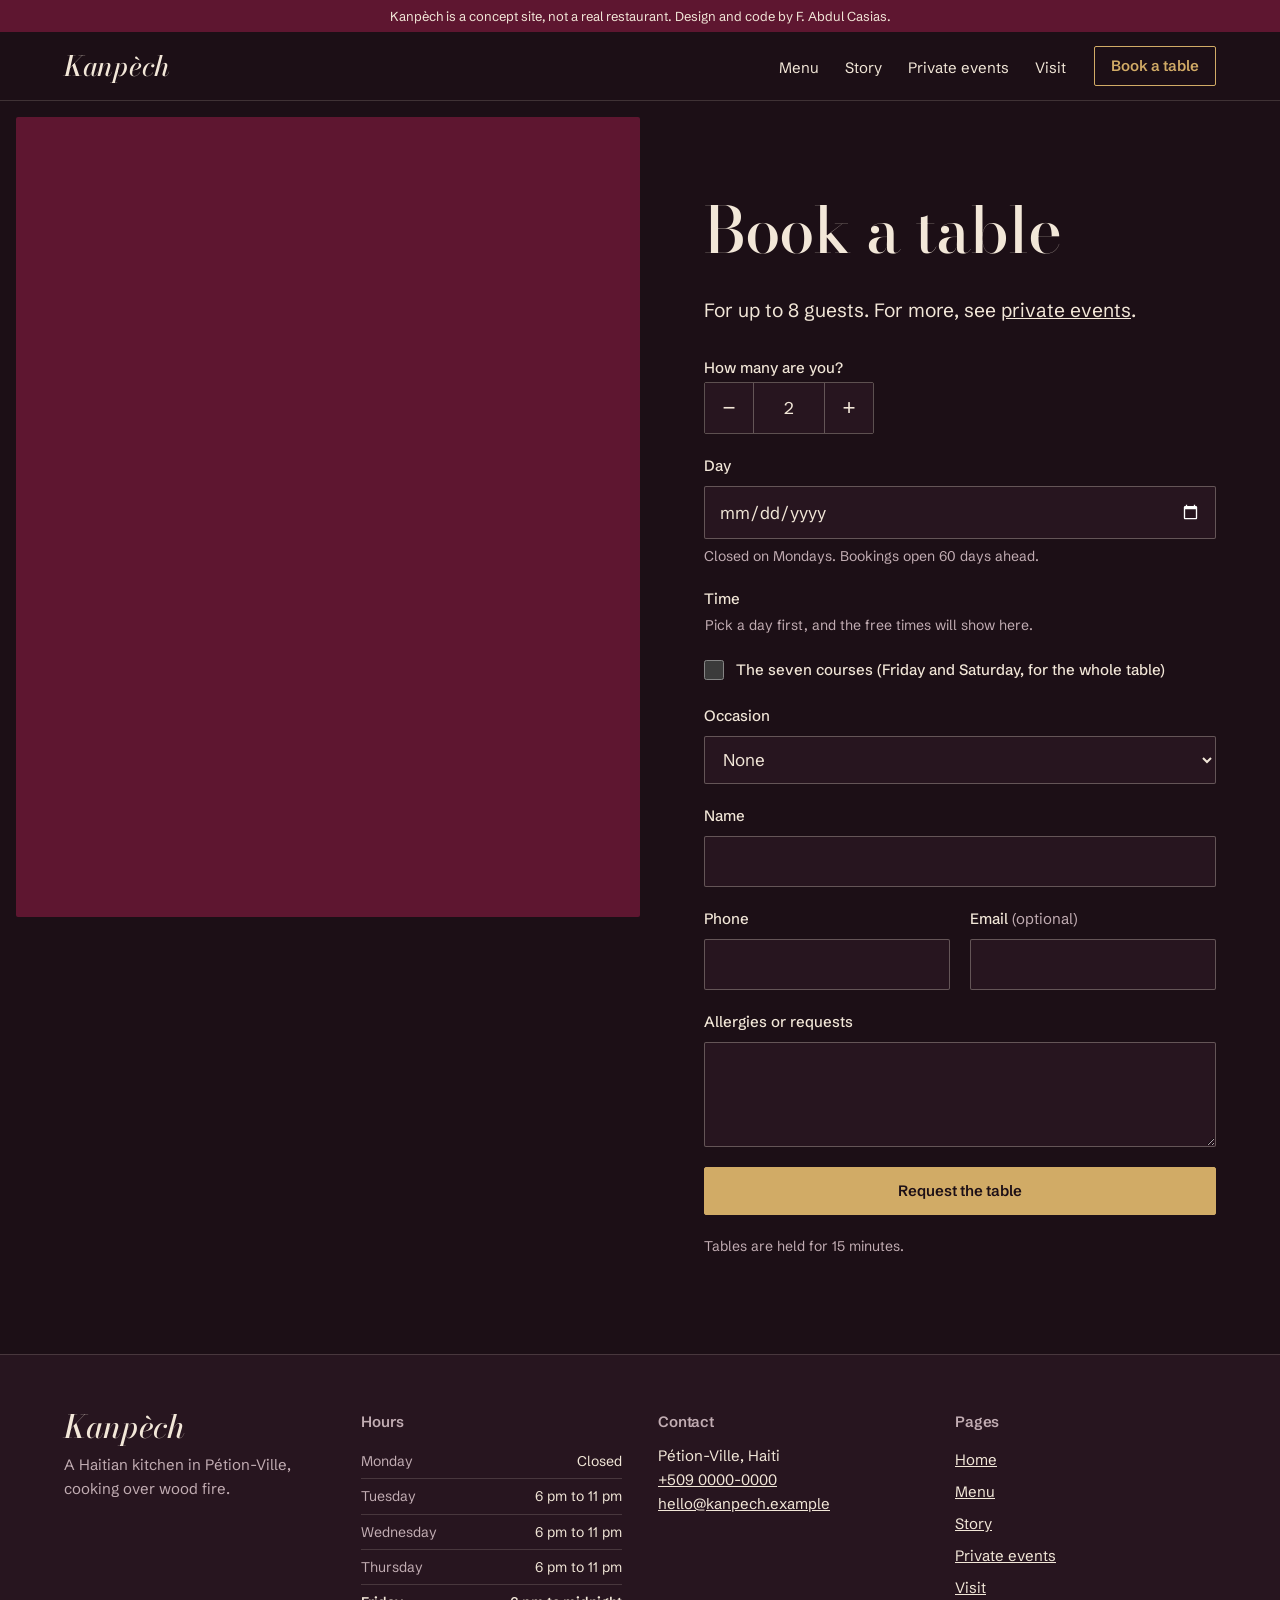
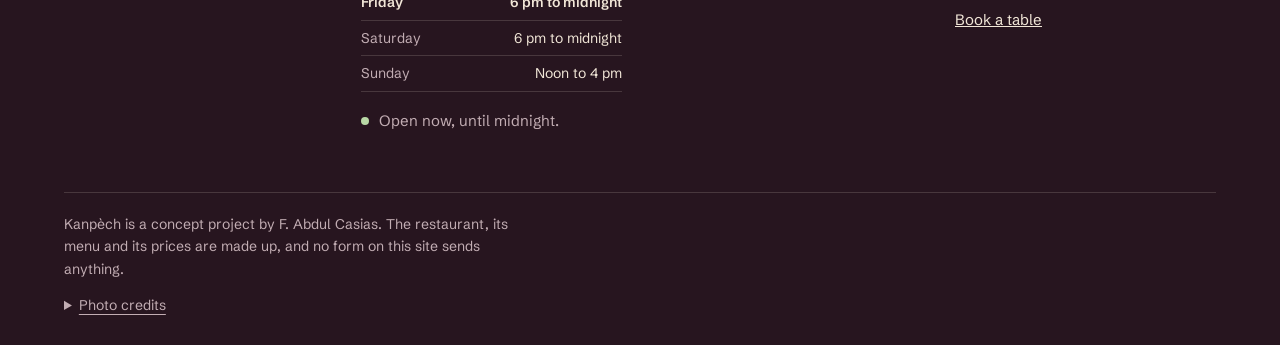
<file: reserve.html>
<!doctype html>
<html lang="en">
<head>
<meta charset="utf-8">
<meta name="viewport" content="width=device-width, initial-scale=1">
<meta http-equiv="Content-Security-Policy" content="default-src 'self'; img-src 'self' data:; style-src 'self'; script-src 'self' 'sha256-Du+OJKJSbdUgz5nrHeWWINvez6XKDDU/tyj/5c2uvwo='; font-src 'self'; base-uri 'none'; form-action 'self'; object-src 'none'">
<title>Book a table · Kanpèch</title>
<meta name="description" content="Book a table at Kanpèch: pick a day, a time and how many you are. On this concept site, nothing is sent.">
<meta name="robots" content="noindex">
<meta name="theme-color" content="#1c0f16">
<meta property="og:type" content="website">
<meta property="og:title" content="Book a table · Kanpèch">
<meta property="og:description" content="Book a table at Kanpèch: pick a day, a time and how many you are. On this concept site, nothing is sent.">
<link rel="icon" href="favicon.svg" type="image/svg+xml">
<link rel="preload" href="fonts/bodoni-moda-latin-opsz-normal.woff2" as="font" type="font/woff2" crossorigin>
<link rel="preload" href="fonts/schibsted-grotesk-latin-wght-normal.woff2" as="font" type="font/woff2" crossorigin>
<link rel="stylesheet" href="css/styles.css">

<script>document.documentElement.classList.add('js')</script>
<script src="js/hours.js" defer></script>
<script src="js/main.js" defer></script>
<script src="js/forms.js" defer></script>
<script src="js/reserve.js" defer></script>
</head>
<body>
<a class="skip" href="#main">Skip to content</a>
<p class="concept">Kanpèch is a concept site, not a real restaurant. Design and code by F.&nbsp;Abdul Casias.</p>
<header class="site-header" data-header>
  <div class="site-header__inner">
    <a class="logo" href="index.html">Kanpèch</a>
    <nav class="nav" aria-label="Main"><ul><li><a href="menu.html">Menu</a></li><li><a href="story.html">Story</a></li><li><a href="events.html">Private events</a></li><li><a href="contact.html">Visit</a></li></ul></nav>
    <a class="btn btn--small header-cta" href="reserve.html" aria-current="page">Book a table</a>
    <button class="nav-toggle" type="button" aria-expanded="false" aria-controls="sheet" aria-label="Open navigation" data-nav-toggle><svg viewBox="0 0 24 24" width="24" height="24" aria-hidden="true"><path d="M3 7h18M3 12h18M3 17h18" stroke="currentColor" stroke-width="1.6" fill="none" stroke-linecap="round"/></svg></button>
  </div>
</header>
<div class="sheet" id="sheet" data-sheet hidden>
  <nav aria-label="Main"><ul><li><a href="index.html">Home</a></li><li><a href="menu.html">Menu</a></li><li><a href="story.html">Story</a></li><li><a href="events.html">Private events</a></li><li><a href="contact.html">Visit</a></li><li><a href="reserve.html" aria-current="page">Book a table</a></li></ul></nav>
</div>
<main id="main" class="split">
  <div class="split__panel" aria-hidden="true"><div class="panel" data-panel-stack>
<div class="panel__item is-on" data-panel="table-dim"><picture><source media="(min-width: 900px)" type="image/webp" srcset="img/table-dim-480.webp 480w, img/table-dim-800.webp 800w, img/table-dim-1200.webp 1200w, img/table-dim-1600.webp 1600w" sizes="50vw"><source media="(min-width: 900px)" srcset="img/table-dim-800.jpg"><img src="[data-uri]" alt="A candlelit table with a plate and a glass of white wine" width="800" height="1200" loading="eager" fetchpriority="high" decoding="async"></picture></div>
<div class="panel__item" data-panel="plating-dark"><picture><source media="(min-width: 900px)" type="image/webp" srcset="img/plating-dark-480.webp 480w, img/plating-dark-800.webp 800w, img/plating-dark-1200.webp 1200w, img/plating-dark-1600.webp 1600w" sizes="50vw"><source media="(min-width: 900px)" srcset="img/plating-dark-800.jpg"><img src="[data-uri]" alt="A chef plating dishes in a dim kitchen" width="800" height="533" loading="lazy" decoding="async"></picture></div>
  </div></div>
  <div class="split__content">
<section class="block" data-panel-key="table-dim" aria-labelledby="reserve-title">
  <figure class="inline-fig"><picture><source media="(max-width: 899.98px)" type="image/webp" srcset="img/table-dim-480.webp 480w, img/table-dim-800.webp 800w, img/table-dim-1200.webp 1200w, img/table-dim-1600.webp 1600w" sizes="(min-width: 600px) 90vw, 100vw"><source media="(max-width: 899.98px)" srcset="img/table-dim-800.jpg"><img src="[data-uri]" alt="A candlelit table with a plate and a glass of white wine" width="800" height="1200" loading="eager" fetchpriority="high" decoding="async"></picture></figure>
  <h1 id="reserve-title">Book a table</h1>
  <p class="lede">For up to 8 guests. For more, see <a href="events.html">private events</a>.</p>
  <form class="form" data-form="reserve" novalidate>
    <noscript><p class="note">Booking needs JavaScript. On this concept site the form only shows a summary, and sends nothing.</p></noscript>
    <fieldset class="field">
      <legend>How many are you?</legend>
      <div class="stepper" data-stepper>
        <button type="button" class="stepper__btn" data-step="-1" aria-label="One guest fewer">−</button>
        <input id="rs-guests" name="guests" type="number" inputmode="numeric" min="1" max="8" value="2" aria-label="Guests" required>
        <button type="button" class="stepper__btn" data-step="1" aria-label="One guest more">+</button>
      </div>
    </fieldset>
    <div class="field"><label for="rs-date">Day</label><input id="rs-date" name="date" type="date" required aria-describedby="rs-date-hint"><p class="hint" id="rs-date-hint">Closed on Mondays. Bookings open 60 days ahead.</p></div>
    <fieldset class="field" data-slots-field>
      <legend>Time</legend>
      <div class="slots" data-slots><p class="hint">Pick a day first, and the free times will show here.</p></div>
    </fieldset>
    <div class="field"><label class="check"><input type="checkbox" name="tasting" data-tasting> The seven courses (Friday and Saturday, for the whole table)</label></div>
    <div class="field"><label for="rs-occasion">Occasion</label><select id="rs-occasion" name="occasion"><option value="">None</option><option>Birthday</option><option>Anniversary</option><option>Business dinner</option><option>Other</option></select></div>
    <div class="field"><label for="rs-name">Name</label><input id="rs-name" name="name" autocomplete="name" required></div>
    <div class="field-row">
      <div class="field"><label for="rs-phone">Phone</label><input id="rs-phone" name="phone" type="tel" autocomplete="tel" required></div>
      <div class="field"><label for="rs-email">Email <span class="optional">(optional)</span></label><input id="rs-email" name="email" type="email" autocomplete="email"></div>
    </div>
    <div class="field"><label for="rs-notes">Allergies or requests</label><textarea id="rs-notes" name="notes" rows="3"></textarea></div>
    <button class="btn" type="submit">Request the table</button>
    <p class="hint">Tables are held for 15 minutes.</p>
  </form>
</section>
  </div>
</main>
<footer class="site-footer">
  <div class="site-footer__grid">
    <div>
      <p class="logo logo--footer">Kanpèch</p>
      <p class="muted">A Haitian kitchen in Pétion-Ville, cooking over wood fire.</p>
    </div>
    <div>
      <h2 class="footer-title">Hours</h2>
      <dl class="hours"><div><dt>Monday</dt><dd>Closed</dd></div><div><dt>Tuesday</dt><dd>6 pm to 11 pm</dd></div><div><dt>Wednesday</dt><dd>6 pm to 11 pm</dd></div><div><dt>Thursday</dt><dd>6 pm to 11 pm</dd></div><div><dt>Friday</dt><dd>6 pm to midnight</dd></div><div><dt>Saturday</dt><dd>6 pm to midnight</dd></div><div><dt>Sunday</dt><dd>Noon to 4 pm</dd></div></dl>
      <p class="open-status" data-open-status></p>
    </div>
    <div>
      <h2 class="footer-title">Contact</h2>
      <p>Pétion-Ville, Haiti<br><a href="tel:+50900000000">+509 0000-0000</a><br><a href="mailto:hello@kanpech.example">hello@kanpech.example</a></p>
    </div>
    <nav aria-label="Footer">
      <h2 class="footer-title">Pages</h2>
      <ul class="footer-nav"><li><a href="index.html">Home</a></li><li><a href="menu.html">Menu</a></li><li><a href="story.html">Story</a></li><li><a href="events.html">Private events</a></li><li><a href="contact.html">Visit</a></li><li><a href="reserve.html">Book a table</a></li></ul>
    </nav>
  </div>
  <div class="site-footer__base">
    <p>Kanpèch is a concept project by F.&nbsp;Abdul Casias. The restaurant, its menu and its prices are made up, and no form on this site sends anything.</p>
    <details class="credits"><summary>Photo credits</summary><ul><li><a href="https://www.pexels.com/photo/27556978/" rel="noopener">Braised duck with carrots in a dark sauce</a>, by Snappr, <a href="https://www.pexels.com/license/" rel="noopener">Pexels License</a></li><li><a href="https://www.pexels.com/photo/6872134/" rel="noopener">Fish grilling over glowing charcoal</a>, by Quang Nguyen Vinh, <a href="https://www.pexels.com/license/" rel="noopener">Pexels License</a></li><li><a href="https://www.pexels.com/photo/36505864/" rel="noopener">A chef in a black jacket spooning sauce onto small plates</a>, by Critical Smith, <a href="https://www.pexels.com/license/" rel="noopener">Pexels License</a></li><li><a href="https://www.pexels.com/photo/27580842/" rel="noopener">A layered cocktail on a bar counter</a>, by Teysa Tugadi, <a href="https://www.pexels.com/license/" rel="noopener">Pexels License</a></li><li><a href="https://www.pexels.com/photo/941861/" rel="noopener">A dining room in red light, with candles on the tables</a>, by Chan Walrus, <a href="https://www.pexels.com/license/" rel="noopener">Pexels License</a></li><li><a href="https://www.pexels.com/photo/6554673/" rel="noopener">Friends sharing dinner by candlelight</a>, by cottonbro studio, <a href="https://www.pexels.com/license/" rel="noopener">Pexels License</a></li><li><a href="https://commons.wikimedia.org/wiki/File:Haematoxylum_campechianum_wood_chips.jpg" rel="noopener">A hand holding chips of orange logwood heartwood</a>, by Waughd, <a href="https://creativecommons.org/licenses/by-sa/4.0/" rel="noopener">CC BY-SA 4.0</a></li><li><a href="https://www.inaturalist.org/photos/115898893" rel="noopener">A logwood tree in yellow bloom</a>, by 葉子, <a href="https://creativecommons.org/publicdomain/zero/1.0/" rel="noopener">CC0 1.0</a></li><li><a href="https://www.pexels.com/photo/6715103/" rel="noopener">A long table set with candles in a dark room</a>, by cottonbro studio, <a href="https://www.pexels.com/license/" rel="noopener">Pexels License</a></li><li><a href="https://www.pexels.com/photo/27556981/" rel="noopener">Braised oxtail in a dark, glossy sauce with thyme</a>, by Snappr, <a href="https://www.pexels.com/license/" rel="noopener">Pexels License</a></li><li><a href="https://www.pexels.com/photo/12362298/" rel="noopener">Fried plantains on a black plate</a>, by SC Studio, <a href="https://www.pexels.com/license/" rel="noopener">Pexels License</a></li><li><a href="https://www.pexels.com/photo/2403392/" rel="noopener">A chef plating dishes in a dim kitchen</a>, by Yente Van Eynde, <a href="https://www.pexels.com/license/" rel="noopener">Pexels License</a></li><li><a href="https://www.pexels.com/photo/37923425/" rel="noopener">A cook’s hand seasoning a dish</a>, by Mad Knoxx Deluxe, <a href="https://www.pexels.com/license/" rel="noopener">Pexels License</a></li><li><a href="https://www.pexels.com/photo/16077372/" rel="noopener">A bowl of soup with herbs and lime</a>, by A.V. Phina, <a href="https://www.pexels.com/license/" rel="noopener">Pexels License</a></li><li><a href="https://www.pexels.com/photo/6839658/" rel="noopener">A candlelit table with a plate and a glass of white wine</a>, by cottonbro studio, <a href="https://www.pexels.com/license/" rel="noopener">Pexels License</a></li><li><a href="https://www.pexels.com/photo/39022486/" rel="noopener">A whole grilled fish with herbs and lime</a>, by Deane Bayas, <a href="https://www.pexels.com/license/" rel="noopener">Pexels License</a></li></ul><p>Photos from Pexels, iNaturalist and Wikimedia Commons, under the licences named above.</p></details>
  </div>
</footer>
</body>
</html>
</file>
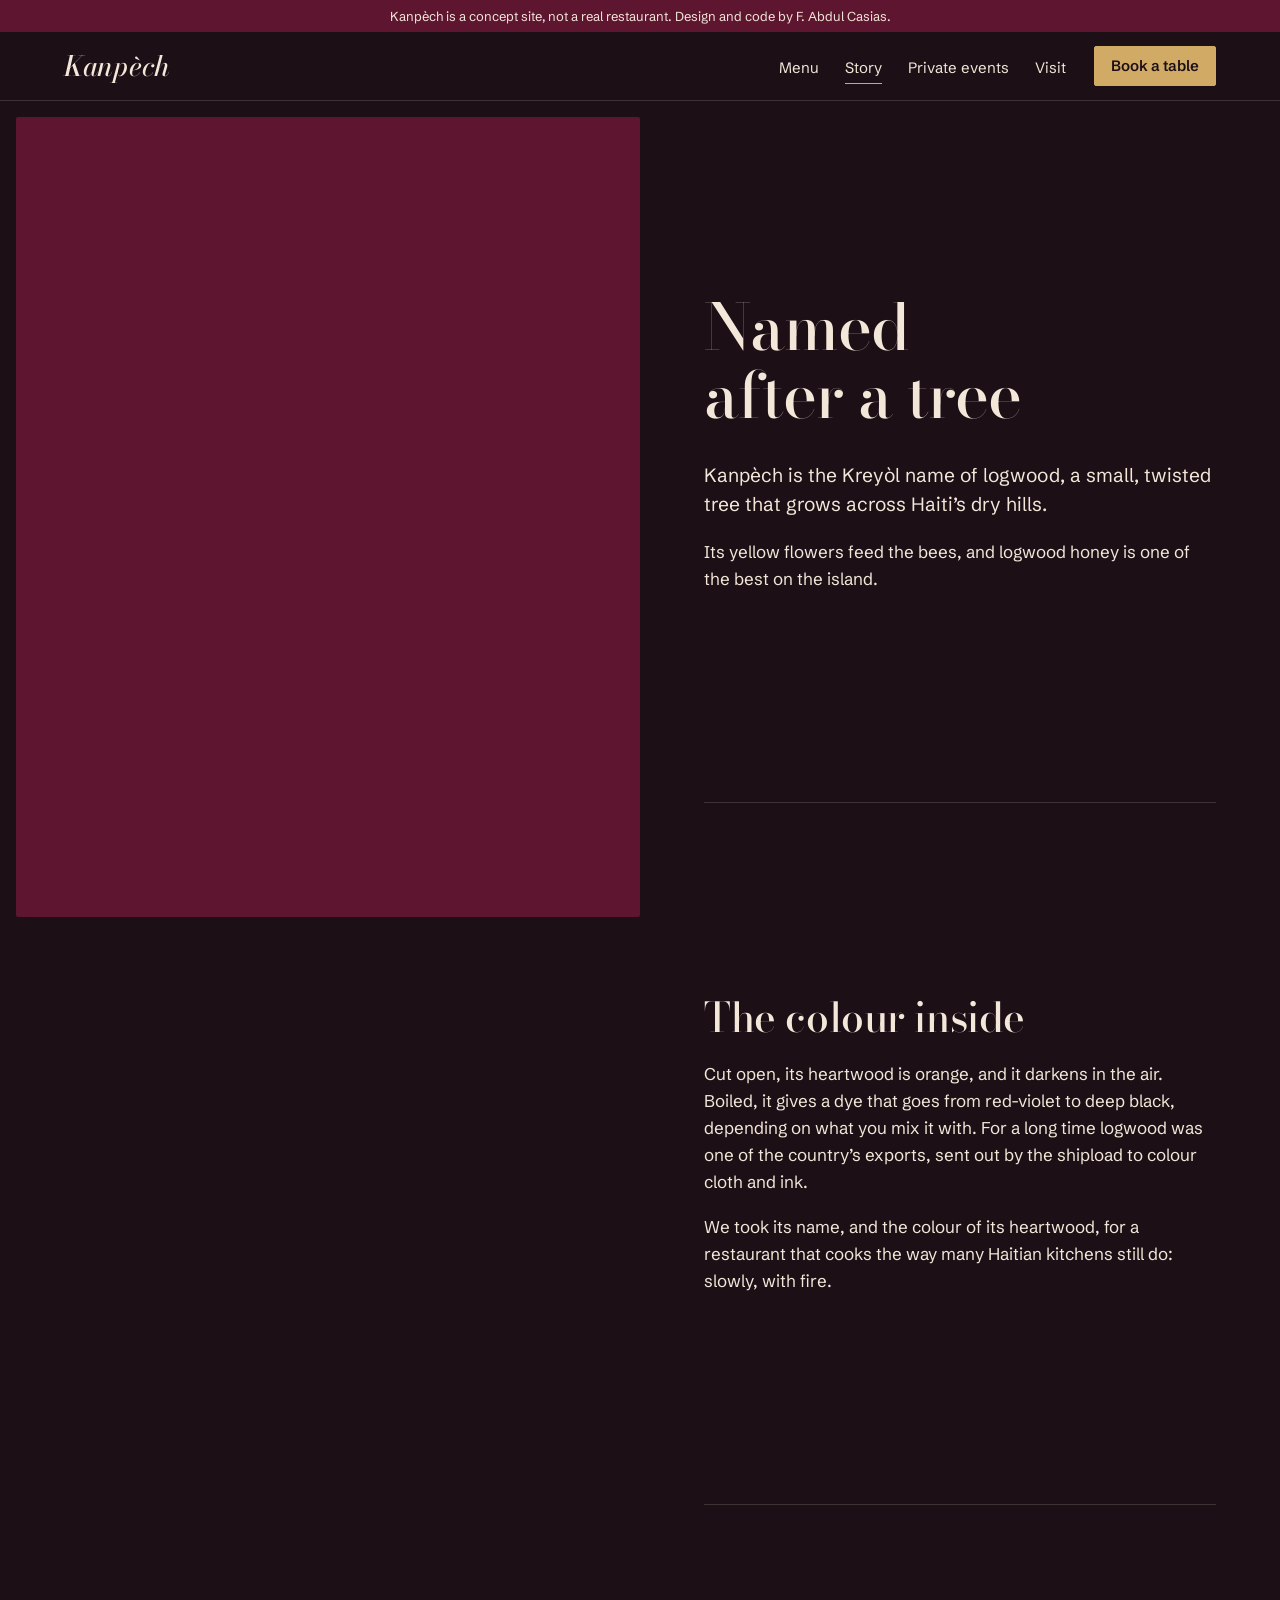
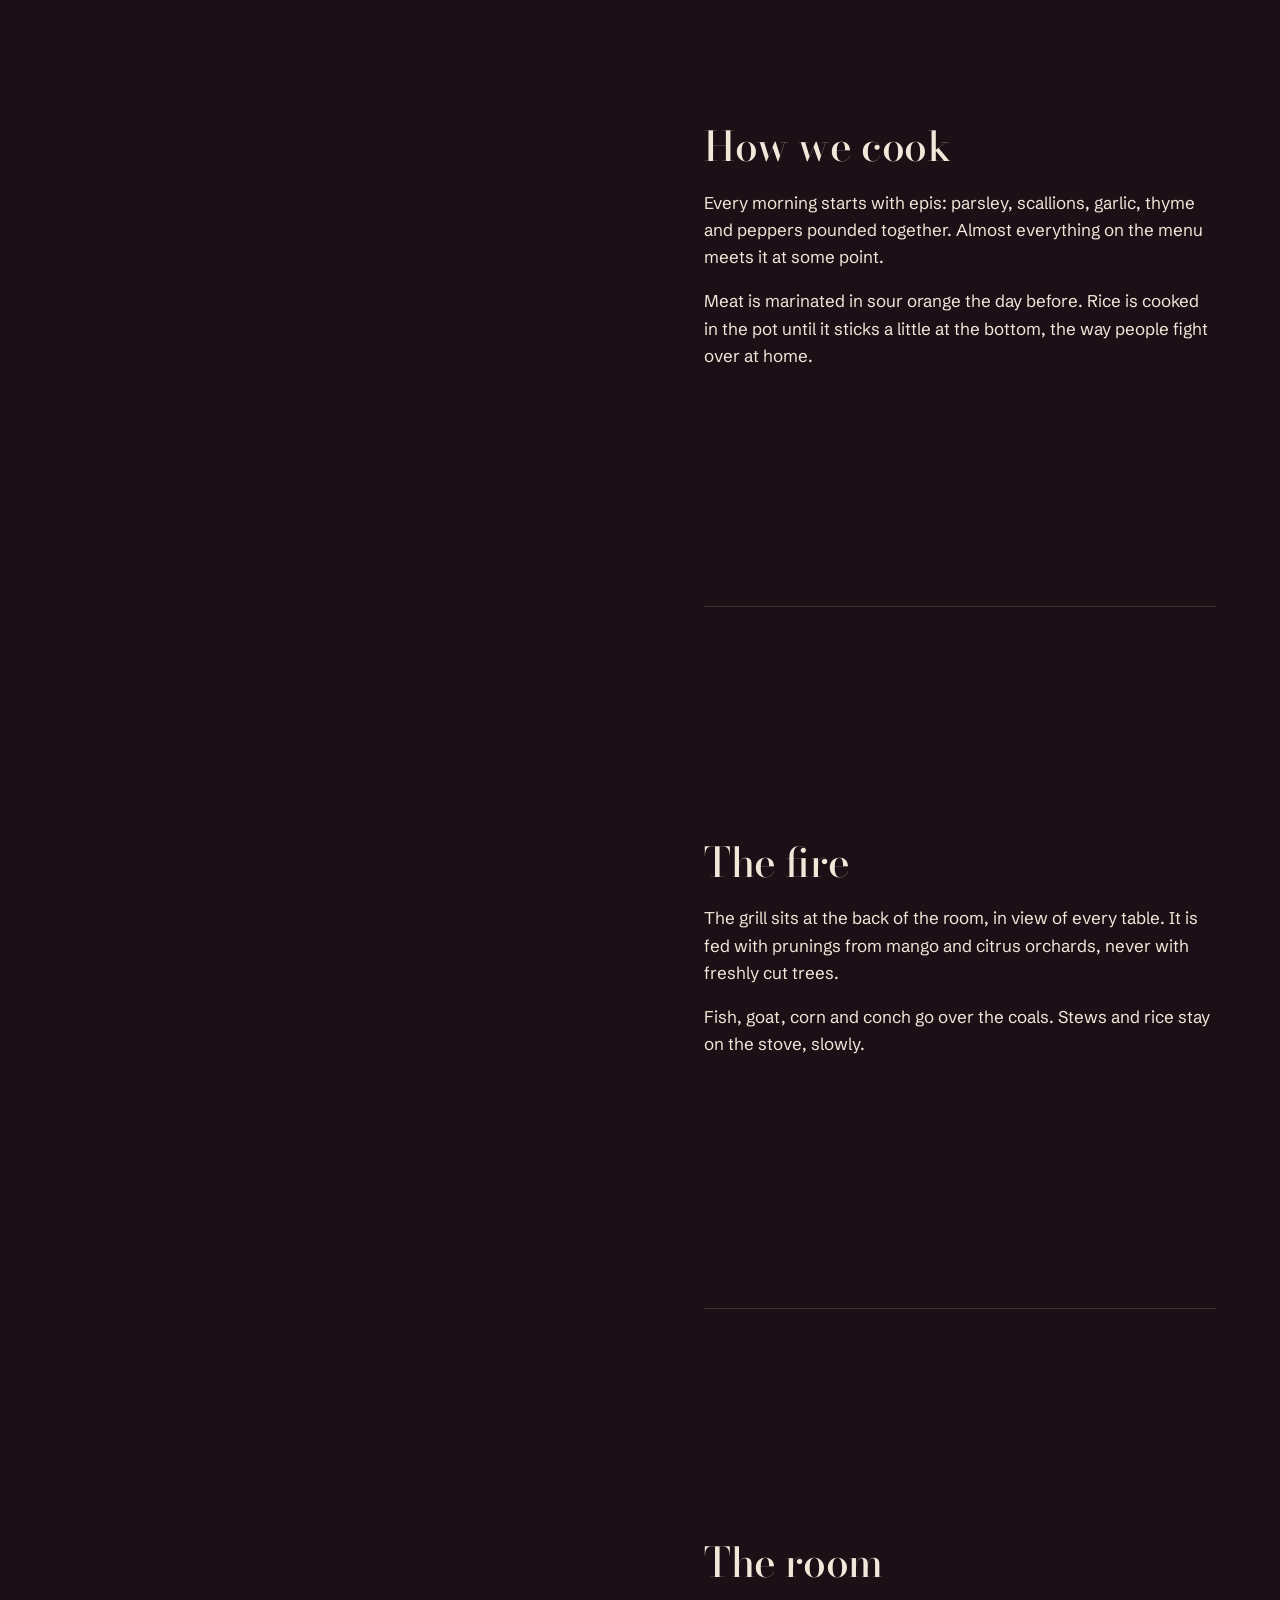
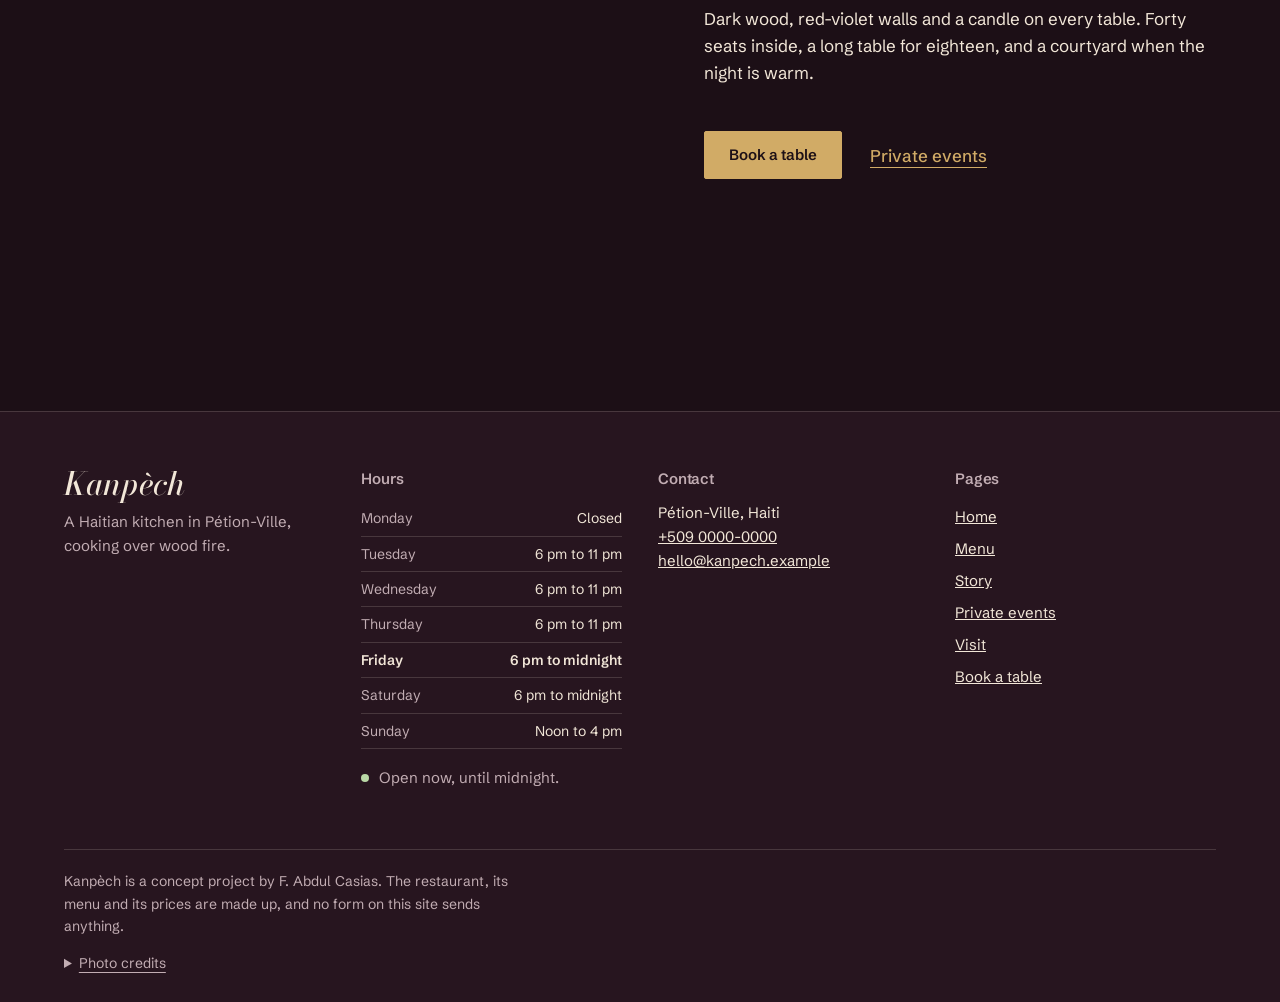
<file: story.html>
<!doctype html>
<html lang="en">
<head>
<meta charset="utf-8">
<meta name="viewport" content="width=device-width, initial-scale=1">
<meta http-equiv="Content-Security-Policy" content="default-src 'self'; img-src 'self' data:; style-src 'self'; script-src 'self' 'sha256-Du+OJKJSbdUgz5nrHeWWINvez6XKDDU/tyj/5c2uvwo='; font-src 'self'; base-uri 'none'; form-action 'self'; object-src 'none'">
<title>Our story · Kanpèch</title>
<meta name="description" content="Why a Haitian restaurant in Pétion-Ville is named after the logwood tree, and how its kitchen cooks.">
<meta name="robots" content="noindex">
<meta name="theme-color" content="#1c0f16">
<meta property="og:type" content="website">
<meta property="og:title" content="Our story · Kanpèch">
<meta property="og:description" content="Why a Haitian restaurant in Pétion-Ville is named after the logwood tree, and how its kitchen cooks.">
<link rel="icon" href="favicon.svg" type="image/svg+xml">
<link rel="preload" href="fonts/bodoni-moda-latin-opsz-normal.woff2" as="font" type="font/woff2" crossorigin>
<link rel="preload" href="fonts/schibsted-grotesk-latin-wght-normal.woff2" as="font" type="font/woff2" crossorigin>
<link rel="stylesheet" href="css/styles.css">

<script>document.documentElement.classList.add('js')</script>
<script src="js/hours.js" defer></script>
<script src="js/main.js" defer></script>
</head>
<body>
<a class="skip" href="#main">Skip to content</a>
<p class="concept">Kanpèch is a concept site, not a real restaurant. Design and code by F.&nbsp;Abdul Casias.</p>
<header class="site-header" data-header>
  <div class="site-header__inner">
    <a class="logo" href="index.html">Kanpèch</a>
    <nav class="nav" aria-label="Main"><ul><li><a href="menu.html">Menu</a></li><li><a href="story.html" aria-current="page">Story</a></li><li><a href="events.html">Private events</a></li><li><a href="contact.html">Visit</a></li></ul></nav>
    <a class="btn btn--small header-cta" href="reserve.html">Book a table</a>
    <button class="nav-toggle" type="button" aria-expanded="false" aria-controls="sheet" aria-label="Open navigation" data-nav-toggle><svg viewBox="0 0 24 24" width="24" height="24" aria-hidden="true"><path d="M3 7h18M3 12h18M3 17h18" stroke="currentColor" stroke-width="1.6" fill="none" stroke-linecap="round"/></svg></button>
  </div>
</header>
<div class="sheet" id="sheet" data-sheet hidden>
  <nav aria-label="Main"><ul><li><a href="index.html">Home</a></li><li><a href="menu.html">Menu</a></li><li><a href="story.html" aria-current="page">Story</a></li><li><a href="events.html">Private events</a></li><li><a href="contact.html">Visit</a></li><li><a href="reserve.html">Book a table</a></li></ul></nav>
</div>
<main id="main" class="split">
  <div class="split__panel" aria-hidden="true"><div class="panel" data-panel-stack>
<div class="panel__item is-on" data-panel="logwood-flowers"><picture><source media="(min-width: 900px)" type="image/webp" srcset="img/logwood-flowers-480.webp 480w, img/logwood-flowers-800.webp 800w, img/logwood-flowers-1200.webp 1200w, img/logwood-flowers-1600.webp 1600w" sizes="50vw"><source media="(min-width: 900px)" srcset="img/logwood-flowers-800.jpg"><img src="[data-uri]" alt="A logwood tree in yellow bloom" width="800" height="600" loading="eager" fetchpriority="high" decoding="async"></picture></div>
<div class="panel__item" data-panel="heartwood"><picture><source media="(min-width: 900px)" type="image/webp" srcset="img/heartwood-480.webp 480w, img/heartwood-800.webp 800w, img/heartwood-1200.webp 1200w" sizes="50vw"><source media="(min-width: 900px)" srcset="img/heartwood-800.jpg"><img src="[data-uri]" alt="A hand holding chips of orange logwood heartwood" width="800" height="608" loading="lazy" decoding="async"></picture></div>
<div class="panel__item" data-panel="seasoning"><picture><source media="(min-width: 900px)" type="image/webp" srcset="img/seasoning-480.webp 480w, img/seasoning-800.webp 800w, img/seasoning-1200.webp 1200w, img/seasoning-1600.webp 1600w" sizes="50vw"><source media="(min-width: 900px)" srcset="img/seasoning-800.jpg"><img src="[data-uri]" alt="A cook’s hand seasoning a dish" width="800" height="533" loading="lazy" decoding="async"></picture></div>
<div class="panel__item" data-panel="charcoal-grill"><picture><source media="(min-width: 900px)" type="image/webp" srcset="img/charcoal-grill-480.webp 480w, img/charcoal-grill-800.webp 800w, img/charcoal-grill-1200.webp 1200w, img/charcoal-grill-1600.webp 1600w" sizes="50vw"><source media="(min-width: 900px)" srcset="img/charcoal-grill-800.jpg"><img src="[data-uri]" alt="Fish grilling over glowing charcoal" width="800" height="533" loading="lazy" decoding="async"></picture></div>
<div class="panel__item" data-panel="dining-room"><picture><source media="(min-width: 900px)" type="image/webp" srcset="img/dining-room-480.webp 480w, img/dining-room-800.webp 800w, img/dining-room-1200.webp 1200w, img/dining-room-1600.webp 1600w" sizes="50vw"><source media="(min-width: 900px)" srcset="img/dining-room-800.jpg"><img src="[data-uri]" alt="A dining room in red light, with candles on the tables" width="800" height="450" loading="lazy" decoding="async"></picture></div>
  </div></div>
  <div class="split__content">
<section class="block" data-panel-key="logwood-flowers" aria-labelledby="story-title">
  <figure class="inline-fig"><picture><source media="(max-width: 899.98px)" type="image/webp" srcset="img/logwood-flowers-480.webp 480w, img/logwood-flowers-800.webp 800w, img/logwood-flowers-1200.webp 1200w, img/logwood-flowers-1600.webp 1600w" sizes="(min-width: 600px) 90vw, 100vw"><source media="(max-width: 899.98px)" srcset="img/logwood-flowers-800.jpg"><img src="[data-uri]" alt="A logwood tree in yellow bloom" width="800" height="600" loading="eager" fetchpriority="high" decoding="async"></picture></figure>
  <h1 id="story-title">Named after a tree</h1>
  <p class="lede">Kanpèch is the Kreyòl name of logwood, a small, twisted tree that grows across Haiti’s dry hills.</p>
  <p>Its yellow flowers feed the bees, and logwood honey is one of the best on the island.</p>
</section>
<section class="block" data-panel-key="heartwood" aria-labelledby="dye-title">
  <figure class="inline-fig"><picture><source media="(max-width: 899.98px)" type="image/webp" srcset="img/heartwood-480.webp 480w, img/heartwood-800.webp 800w, img/heartwood-1200.webp 1200w" sizes="(min-width: 600px) 90vw, 100vw"><source media="(max-width: 899.98px)" srcset="img/heartwood-800.jpg"><img src="[data-uri]" alt="A hand holding chips of orange logwood heartwood" width="800" height="608" loading="lazy" decoding="async"></picture></figure>
  <h2 id="dye-title">The colour inside</h2>
  <p>Cut open, its heartwood is orange, and it darkens in the air. Boiled, it gives a dye that goes from red-violet to deep black, depending on what you mix it with. For a long time logwood was one of the country’s exports, sent out by the shipload to colour cloth and ink.</p>
  <p>We took its name, and the colour of its heartwood, for a restaurant that cooks the way many Haitian kitchens still do: slowly, with fire.</p>
</section>
<section class="block" data-panel-key="seasoning" aria-labelledby="cook-title">
  <figure class="inline-fig"><picture><source media="(max-width: 899.98px)" type="image/webp" srcset="img/seasoning-480.webp 480w, img/seasoning-800.webp 800w, img/seasoning-1200.webp 1200w, img/seasoning-1600.webp 1600w" sizes="(min-width: 600px) 90vw, 100vw"><source media="(max-width: 899.98px)" srcset="img/seasoning-800.jpg"><img src="[data-uri]" alt="A cook’s hand seasoning a dish" width="800" height="533" loading="lazy" decoding="async"></picture></figure>
  <h2 id="cook-title">How we cook</h2>
  <p>Every morning starts with epis: parsley, scallions, garlic, thyme and peppers pounded together. Almost everything on the menu meets it at some point.</p>
  <p>Meat is marinated in sour orange the day before. Rice is cooked in the pot until it sticks a little at the bottom, the way people fight over at home.</p>
</section>
<section class="block" data-panel-key="charcoal-grill" aria-labelledby="fire-title">
  <figure class="inline-fig"><picture><source media="(max-width: 899.98px)" type="image/webp" srcset="img/charcoal-grill-480.webp 480w, img/charcoal-grill-800.webp 800w, img/charcoal-grill-1200.webp 1200w, img/charcoal-grill-1600.webp 1600w" sizes="(min-width: 600px) 90vw, 100vw"><source media="(max-width: 899.98px)" srcset="img/charcoal-grill-800.jpg"><img src="[data-uri]" alt="Fish grilling over glowing charcoal" width="800" height="533" loading="lazy" decoding="async"></picture></figure>
  <h2 id="fire-title">The fire</h2>
  <p>The grill sits at the back of the room, in view of every table. It is fed with prunings from mango and citrus orchards, never with freshly cut trees.</p>
  <p>Fish, goat, corn and conch go over the coals. Stews and rice stay on the stove, slowly.</p>
</section>
<section class="block" data-panel-key="dining-room" aria-labelledby="room-title">
  <figure class="inline-fig"><picture><source media="(max-width: 899.98px)" type="image/webp" srcset="img/dining-room-480.webp 480w, img/dining-room-800.webp 800w, img/dining-room-1200.webp 1200w, img/dining-room-1600.webp 1600w" sizes="(min-width: 600px) 90vw, 100vw"><source media="(max-width: 899.98px)" srcset="img/dining-room-800.jpg"><img src="[data-uri]" alt="A dining room in red light, with candles on the tables" width="800" height="450" loading="lazy" decoding="async"></picture></figure>
  <h2 id="room-title">The room</h2>
  <p>Dark wood, red-violet walls and a candle on every table. Forty seats inside, a long table for eighteen, and a courtyard when the night is warm.</p>
  <div class="actions"><a class="btn" href="reserve.html">Book a table</a><a class="text-link" href="events.html">Private events</a></div>
</section>
  </div>
</main>
<footer class="site-footer">
  <div class="site-footer__grid">
    <div>
      <p class="logo logo--footer">Kanpèch</p>
      <p class="muted">A Haitian kitchen in Pétion-Ville, cooking over wood fire.</p>
    </div>
    <div>
      <h2 class="footer-title">Hours</h2>
      <dl class="hours"><div><dt>Monday</dt><dd>Closed</dd></div><div><dt>Tuesday</dt><dd>6 pm to 11 pm</dd></div><div><dt>Wednesday</dt><dd>6 pm to 11 pm</dd></div><div><dt>Thursday</dt><dd>6 pm to 11 pm</dd></div><div><dt>Friday</dt><dd>6 pm to midnight</dd></div><div><dt>Saturday</dt><dd>6 pm to midnight</dd></div><div><dt>Sunday</dt><dd>Noon to 4 pm</dd></div></dl>
      <p class="open-status" data-open-status></p>
    </div>
    <div>
      <h2 class="footer-title">Contact</h2>
      <p>Pétion-Ville, Haiti<br><a href="tel:+50900000000">+509 0000-0000</a><br><a href="mailto:hello@kanpech.example">hello@kanpech.example</a></p>
    </div>
    <nav aria-label="Footer">
      <h2 class="footer-title">Pages</h2>
      <ul class="footer-nav"><li><a href="index.html">Home</a></li><li><a href="menu.html">Menu</a></li><li><a href="story.html">Story</a></li><li><a href="events.html">Private events</a></li><li><a href="contact.html">Visit</a></li><li><a href="reserve.html">Book a table</a></li></ul>
    </nav>
  </div>
  <div class="site-footer__base">
    <p>Kanpèch is a concept project by F.&nbsp;Abdul Casias. The restaurant, its menu and its prices are made up, and no form on this site sends anything.</p>
    <details class="credits"><summary>Photo credits</summary><ul><li><a href="https://www.pexels.com/photo/27556978/" rel="noopener">Braised duck with carrots in a dark sauce</a>, by Snappr, <a href="https://www.pexels.com/license/" rel="noopener">Pexels License</a></li><li><a href="https://www.pexels.com/photo/6872134/" rel="noopener">Fish grilling over glowing charcoal</a>, by Quang Nguyen Vinh, <a href="https://www.pexels.com/license/" rel="noopener">Pexels License</a></li><li><a href="https://www.pexels.com/photo/36505864/" rel="noopener">A chef in a black jacket spooning sauce onto small plates</a>, by Critical Smith, <a href="https://www.pexels.com/license/" rel="noopener">Pexels License</a></li><li><a href="https://www.pexels.com/photo/27580842/" rel="noopener">A layered cocktail on a bar counter</a>, by Teysa Tugadi, <a href="https://www.pexels.com/license/" rel="noopener">Pexels License</a></li><li><a href="https://www.pexels.com/photo/941861/" rel="noopener">A dining room in red light, with candles on the tables</a>, by Chan Walrus, <a href="https://www.pexels.com/license/" rel="noopener">Pexels License</a></li><li><a href="https://www.pexels.com/photo/6554673/" rel="noopener">Friends sharing dinner by candlelight</a>, by cottonbro studio, <a href="https://www.pexels.com/license/" rel="noopener">Pexels License</a></li><li><a href="https://commons.wikimedia.org/wiki/File:Haematoxylum_campechianum_wood_chips.jpg" rel="noopener">A hand holding chips of orange logwood heartwood</a>, by Waughd, <a href="https://creativecommons.org/licenses/by-sa/4.0/" rel="noopener">CC BY-SA 4.0</a></li><li><a href="https://www.inaturalist.org/photos/115898893" rel="noopener">A logwood tree in yellow bloom</a>, by 葉子, <a href="https://creativecommons.org/publicdomain/zero/1.0/" rel="noopener">CC0 1.0</a></li><li><a href="https://www.pexels.com/photo/6715103/" rel="noopener">A long table set with candles in a dark room</a>, by cottonbro studio, <a href="https://www.pexels.com/license/" rel="noopener">Pexels License</a></li><li><a href="https://www.pexels.com/photo/27556981/" rel="noopener">Braised oxtail in a dark, glossy sauce with thyme</a>, by Snappr, <a href="https://www.pexels.com/license/" rel="noopener">Pexels License</a></li><li><a href="https://www.pexels.com/photo/12362298/" rel="noopener">Fried plantains on a black plate</a>, by SC Studio, <a href="https://www.pexels.com/license/" rel="noopener">Pexels License</a></li><li><a href="https://www.pexels.com/photo/2403392/" rel="noopener">A chef plating dishes in a dim kitchen</a>, by Yente Van Eynde, <a href="https://www.pexels.com/license/" rel="noopener">Pexels License</a></li><li><a href="https://www.pexels.com/photo/37923425/" rel="noopener">A cook’s hand seasoning a dish</a>, by Mad Knoxx Deluxe, <a href="https://www.pexels.com/license/" rel="noopener">Pexels License</a></li><li><a href="https://www.pexels.com/photo/16077372/" rel="noopener">A bowl of soup with herbs and lime</a>, by A.V. Phina, <a href="https://www.pexels.com/license/" rel="noopener">Pexels License</a></li><li><a href="https://www.pexels.com/photo/6839658/" rel="noopener">A candlelit table with a plate and a glass of white wine</a>, by cottonbro studio, <a href="https://www.pexels.com/license/" rel="noopener">Pexels License</a></li><li><a href="https://www.pexels.com/photo/39022486/" rel="noopener">A whole grilled fish with herbs and lime</a>, by Deane Bayas, <a href="https://www.pexels.com/license/" rel="noopener">Pexels License</a></li></ul><p>Photos from Pexels, iNaturalist and Wikimedia Commons, under the licences named above.</p></details>
  </div>
</footer>
</body>
</html>
</file>
<file: css/styles.css>
/* Kanpèch: concept site for a Haitian restaurant in Pétion-Ville.
   1 Fonts · 2 Tokens · 3 Base · 4 Header · 5 Buttons and links · 6 Split layout and ink panel
   7 Blocks · 8 Menu · 9 Courses · 10 Events · 11 Forms · 12 Visit · 13 Footer · 14 Motion */

/* 1 Fonts ---------------------------------------------------------------- */
@font-face {
  font-family: 'Bodoni Moda';
  src: url('../fonts/bodoni-moda-latin-opsz-normal.woff2') format('woff2');
  font-weight: 400 900;
  font-style: normal;
  font-display: swap;
}
@font-face {
  font-family: 'Bodoni Moda';
  src: url('../fonts/bodoni-moda-latin-opsz-italic.woff2') format('woff2');
  font-weight: 400 900;
  font-style: italic;
  font-display: swap;
}
@font-face {
  font-family: 'Schibsted Grotesk';
  src: url('../fonts/schibsted-grotesk-latin-wght-normal.woff2') format('woff2');
  font-weight: 400 900;
  font-style: normal;
  font-display: swap;
}

/* 2 Tokens --------------------------------------------------------------- */
:root {
  --ink: #1c0f16;          /* page: logwood ink */
  --ink-2: #27151f;        /* raised surfaces */
  --ink-3: #351d2a;        /* inputs, hover */
  --heartwood: #5e1630;    /* the dye */
  --dye: #9b2c55;          /* brighter dye, decoration only */
  --cream: #f2e7d8;        /* text */
  --muted: #c2adb3;        /* secondary text */
  --brass: #d1ab66;        /* actions */
  --brass-2: #e6c88c;
  --line: rgba(242, 231, 216, 0.16);
  --error: #f3a6a6;
  --ok: #b9d8a6;

  --serif: 'Bodoni Moda', 'Bodoni 72', Didot, Georgia, serif;
  --sans: 'Schibsted Grotesk', system-ui, -apple-system, 'Segoe UI', sans-serif;

  /* The ink blot that each photo spreads through (inline, so it also works when opened from the disk). */
  --ink-mask: url("data:image/svg+xml,%3Csvg xmlns='http://www.w3.org/2000/svg' viewBox='0 0 100 100'%3E%3Cg fill='%23000'%3E%3Cpath d='M85.00 50.00C85.39 52.69 87.38 55.94 86.51 58.33C85.63 60.72 81.61 62.34 79.75 64.33C77.90 66.31 76.60 67.93 75.39 70.25C74.18 72.56 73.94 75.79 72.51 78.23C71.08 80.67 69.32 84.19 66.80 84.89C64.29 85.60 60.21 82.24 57.41 82.47C54.61 82.70 52.58 85.78 50.00 86.26C47.42 86.75 44.44 86.19 41.93 85.38C39.41 84.56 37.69 82.06 34.90 81.35C32.11 80.64 27.29 82.65 25.19 81.11C23.09 79.57 23.66 74.63 22.28 72.10C20.90 69.57 17.61 68.40 16.92 65.93C16.23 63.46 18.22 59.93 18.13 57.28C18.04 54.62 17.56 52.69 16.38 50.00C15.20 47.31 10.83 43.70 11.05 41.11C11.26 38.51 15.26 36.21 17.67 34.43C20.07 32.65 23.80 32.50 25.47 30.44C27.14 28.37 26.08 23.91 27.69 22.02C29.30 20.13 32.95 21.19 35.13 19.12C37.31 17.05 38.30 10.54 40.77 9.58C43.25 8.62 47.28 11.79 50.00 13.35C52.72 14.91 54.59 18.02 57.09 18.94C59.59 19.85 62.30 18.54 65.01 18.83C67.72 19.13 70.67 19.65 73.36 20.71C76.04 21.77 79.69 22.86 81.13 25.17C82.57 27.49 81.48 31.76 81.99 34.59C82.50 37.43 83.66 39.63 84.16 42.20C84.67 44.77 84.61 47.31 85.00 50.00Z'/%3E%3Ccircle cx='90.22' cy='25.18' r='1.69'/%3E%3Ccircle cx='26.13' cy='90.14' r='1.60'/%3E%3Ccircle cx='74.35' cy='84.69' r='1.83'/%3E%3Ccircle cx='36.78' cy='95.62' r='2.14'/%3E%3Ccircle cx='43.89' cy='3.38' r='0.94'/%3E%3Ccircle cx='43.46' cy='94.00' r='2.02'/%3E%3Ccircle cx='13.42' cy='69.68' r='2.98'/%3E%3Ccircle cx='90.40' cy='64.51' r='1.63'/%3E%3Ccircle cx='25.73' cy='9.29' r='2.04'/%3E%3C/g%3E%3C/svg%3E");
  --header-h: 68px;
  --gutter: clamp(20px, 5vw, 72px);
  --ease: cubic-bezier(0.65, 0, 0.2, 1);
  color-scheme: dark;
}

/* 3 Base ----------------------------------------------------------------- */
*,
*::before,
*::after {
  box-sizing: border-box;
}
html {
  -webkit-text-size-adjust: 100%;
  text-size-adjust: 100%;
}
body {
  margin: 0;
  background: var(--ink);
  color: var(--cream);
  font: 400 1.0625rem/1.6 var(--sans);
  font-feature-settings: 'kern', 'liga';
  -webkit-font-smoothing: antialiased;
}
img {
  display: block;
  max-width: 100%;
  height: auto;
}
picture {
  display: block;
}
h1,
h2,
h3 {
  font-family: var(--serif);
  font-weight: 500;
  line-height: 1.05;
  margin: 0 0 0.5em;
  font-optical-sizing: auto;
  text-wrap: balance;
}
h1 {
  font-size: clamp(2.75rem, 5vw, 4.5rem);
  letter-spacing: -0.015em;
}
h2 {
  font-size: clamp(2rem, 3.2vw, 2.9rem);
  letter-spacing: -0.01em;
}
h3 {
  font-size: 1.4rem;
  font-style: italic;
  font-weight: 500;
}
p {
  margin: 0 0 1em;
  max-width: 34em;
}
a {
  color: inherit;
}
ul,
ol {
  margin: 0;
  padding: 0;
}
[hidden] {
  display: none !important;
}
:focus-visible {
  outline: 2px solid var(--brass);
  outline-offset: 3px;
}
::selection {
  background: var(--heartwood);
  color: var(--cream);
}
.visually-hidden {
  position: absolute !important;
  width: 1px;
  height: 1px;
  overflow: hidden;
  clip-path: inset(50%);
  white-space: nowrap;
}
.muted {
  color: var(--muted);
}
.lede {
  font-size: 1.2rem;
  line-height: 1.5;
}
.skip {
  position: absolute;
  left: 12px;
  top: -60px;
  z-index: 100;
  background: var(--brass);
  color: var(--ink);
  padding: 10px 16px;
  font-weight: 600;
}
.skip:focus {
  top: 12px;
}
.concept {
  margin: 0;
  max-width: none;
  padding: 7px var(--gutter);
  background: var(--heartwood);
  font-size: 0.8125rem;
  line-height: 1.4;
  text-align: center;
}

/* 4 Header --------------------------------------------------------------- */
.site-header {
  position: sticky;
  top: 0;
  z-index: 50;
  background: var(--ink);
  border-bottom: 1px solid var(--line);
  transition: transform 0.35s var(--ease);
}
.site-header.is-hidden {
  transform: translateY(-100%);
}
.site-header__inner {
  display: flex;
  align-items: center;
  gap: 28px;
  min-height: var(--header-h);
  padding: 0 var(--gutter);
}
.logo {
  font: italic 500 1.75rem/1 var(--serif);
  text-decoration: none;
  margin: 0 auto 0 0;
  letter-spacing: -0.01em;
}
.nav ul {
  display: flex;
  flex-wrap: wrap;
  gap: 4px 26px;
  list-style: none;
}
.nav a,
.sheet a {
  text-decoration: none;
  font-size: 0.9375rem;
  padding: 6px 0;
  border-bottom: 1px solid transparent;
}
.nav a:hover,
.nav a[aria-current='page'] {
  border-bottom-color: var(--brass);
}
.nav-toggle {
  display: none;
  background: none;
  border: 1px solid var(--line);
  color: var(--cream);
  width: 44px;
  height: 44px;
  border-radius: 2px;
  cursor: pointer;
  place-items: center;
}
.sheet {
  position: fixed;
  inset: var(--header-h) 0 auto 0;
  z-index: 49;
  background: var(--ink);
  border-bottom: 1px solid var(--line);
  padding: 12px var(--gutter) 28px;
}
.sheet ul {
  list-style: none;
}
.sheet a {
  display: block;
  font: 500 1.6rem/1.2 var(--serif);
  padding: 12px 0;
  border-bottom: 1px solid var(--line);
}
.sheet a[aria-current='page'] {
  color: var(--brass);
}
@media (max-width: 979.98px) {
  .js .nav,
  .js .header-cta {
    display: none;
  }
  .js .nav-toggle {
    display: grid;
  }
  .site-header__inner {
    flex-wrap: wrap;
    gap: 12px 20px;
    padding-block: 10px;
  }
}

/* 5 Buttons and links ---------------------------------------------------- */
.btn {
  display: inline-flex;
  align-items: center;
  justify-content: center;
  gap: 8px;
  min-height: 48px;
  padding: 12px 24px;
  background: var(--brass);
  color: var(--ink);
  border: 1px solid var(--brass);
  border-radius: 2px;
  font: 600 0.9375rem/1.2 var(--sans);
  text-decoration: none;
  cursor: pointer;
  transition: background-color 0.2s, border-color 0.2s;
}
.btn:hover {
  background: var(--brass-2);
  border-color: var(--brass-2);
}
.btn--small {
  min-height: 40px;
  padding: 8px 16px;
}
.btn--ghost {
  background: transparent;
  color: var(--cream);
  border-color: var(--line);
}
.btn--ghost:hover {
  background: var(--ink-3);
  border-color: var(--muted);
}
.btn:disabled {
  opacity: 0.4;
  cursor: not-allowed;
}
.header-cta[aria-current='page'] {
  background: transparent;
  color: var(--brass);
}
.text-link {
  color: var(--brass);
  text-decoration: underline;
  text-decoration-thickness: 1px;
  text-underline-offset: 5px;
  font-weight: 500;
}
.text-link:hover {
  color: var(--brass-2);
}
.actions {
  display: flex;
  flex-wrap: wrap;
  align-items: center;
  gap: 16px 28px;
  margin-top: 28px;
}

/* 6 Split layout and ink panel ------------------------------------------ */
.split {
  display: block;
}
.split__panel {
  display: none;
}
.inline-fig {
  margin: 0 0 28px;
}
.inline-fig img {
  width: 100%;
  aspect-ratio: 4 / 3;
  object-fit: cover;
  border-radius: 2px;
}
.split__content {
  padding: 0 var(--gutter);
}

@media (min-width: 900px) {
  .split {
    display: grid;
    grid-template-columns: minmax(0, 1fr) minmax(0, 1fr);
  }
  .split__panel {
    display: block;
    padding: 16px 0 16px 16px;
  }
  .panel {
    position: sticky;
    top: calc(var(--header-h) + 16px);
    height: calc(100vh - var(--header-h) - 32px);
    min-height: 420px;
    overflow: hidden;
    background: var(--heartwood);
    border-radius: 2px;
    isolation: isolate;
  }
  .panel__item {
    position: absolute;
    inset: 0;
  }
  .panel__item.is-on {
    z-index: 2;
  }
  .panel__item picture,
  .panel__item img {
    width: 100%;
    height: 100%;
  }
  .panel__item img {
    object-fit: cover;
  }
  /* The ink: each new photo spreads in like dye through cloth, tinted, then clears. */
  .js .panel__item {
    -webkit-mask: var(--ink-mask) center / 0% no-repeat;
    mask: var(--ink-mask) center / 0% no-repeat;
    transition: -webkit-mask-size 1.5s cubic-bezier(0.55, 0, 0.3, 1), mask-size 1.5s cubic-bezier(0.55, 0, 0.3, 1);
  }
  .js .panel__item::after {
    content: '';
    position: absolute;
    inset: 0;
    background: var(--heartwood);
    mix-blend-mode: multiply;
    opacity: 0.9;
    transition: opacity 1.6s var(--ease) 0.15s;
    pointer-events: none;
  }
  .js .panel__item.is-on {
    -webkit-mask-size: 260%;
    mask-size: 260%;
  }
  .js .panel__item.is-on::after {
    opacity: 0;
  }
  .js .panel.is-intro .panel__item.is-on {
    animation: ink-in 1.8s cubic-bezier(0.55, 0, 0.3, 1) 0.1s both;
  }
  .js .panel.is-intro .panel__item.is-on::after {
    animation: tint-out 2s var(--ease) 0.3s both;
  }
  .inline-fig {
    display: none;
  }
  .split__content {
    padding: 0 var(--gutter);
  }
}
@keyframes ink-in {
  from {
    -webkit-mask-size: 0%;
    mask-size: 0%;
  }
  to {
    -webkit-mask-size: 260%;
    mask-size: 260%;
  }
}
@keyframes tint-out {
  from {
    opacity: 0.9;
  }
  to {
    opacity: 0;
  }
}

/* 7 Blocks --------------------------------------------------------------- */
.block {
  padding: 56px 0;
  border-bottom: 1px solid var(--line);
}
.block:last-child {
  border-bottom: 0;
}
.block > h2:first-child,
.block > .inline-fig + h2 {
  margin-top: 0;
}
@media (min-width: 900px) {
  .block {
    min-height: 78vh;
    display: flex;
    flex-direction: column;
    justify-content: center;
    padding: 96px 0;
  }
  .block--hero {
    min-height: calc(100vh - var(--header-h) - 34px);
    padding-top: 48px;
  }
  .block--menu {
    justify-content: flex-start;
  }
}
.block--hero {
  padding-top: 28px;
}
.hero-title {
  font-size: clamp(4.25rem, 20vw, 8.5rem);
  font-weight: 450;
  line-height: 0.92;
  letter-spacing: -0.035em;
  margin: 0 0 0.3em;
}
@media (min-width: 900px) {
  .hero-title {
    font-size: clamp(5rem, 8.6vw, 9.5rem);
  }
}
.open-status {
  font-size: 0.9375rem;
  color: var(--muted);
}
.open-status::before {
  content: '';
  display: inline-block;
  width: 8px;
  height: 8px;
  margin-right: 10px;
  border-radius: 50%;
  background: var(--muted);
  vertical-align: 0.1em;
}
.open-status.is-open::before {
  background: var(--ok);
}
.open-status.is-closed::before {
  background: var(--dye);
}
.open-status:empty {
  display: none;
}
.open-status--hero {
  margin-top: 8px;
}
.hours {
  margin: 0 0 1.25em;
  max-width: 26em;
}
.hours div {
  display: flex;
  justify-content: space-between;
  gap: 16px;
  padding: 6px 0;
  border-bottom: 1px solid var(--line);
}
.hours dt {
  color: var(--muted);
}
.hours dd {
  margin: 0;
  text-align: right;
}
.hours .is-today dt,
.hours .is-today dd {
  color: var(--cream);
  font-weight: 600;
}
.signature {
  list-style: none;
  counter-reset: sig;
  margin: 8px 0 24px;
}
.signature li {
  padding: 22px 0;
  border-top: 1px solid var(--line);
}
.signature li p {
  margin: 0;
  color: var(--muted);
}
.signature .inline-fig {
  margin: 20px 0 0;
}
.price-note {
  color: var(--muted);
  font-size: 0.9375rem;
}

/* 8 Menu ----------------------------------------------------------------- */
.filters {
  display: flex;
  flex-wrap: wrap;
  gap: 10px;
  border: 0;
  padding: 0;
  margin: 8px 0 6px;
}
.filters legend {
  width: 100%;
  padding: 0;
  margin-bottom: 8px;
  color: var(--muted);
  font-size: 0.9375rem;
}
.chip {
  position: relative;
  display: inline-flex;
  align-items: center;
  gap: 8px;
  min-height: 40px;
  padding: 8px 14px;
  border: 1px solid var(--line);
  border-radius: 999px;
  font-size: 0.9375rem;
  cursor: pointer;
  user-select: none;
}
.chip input {
  appearance: none;
  -webkit-appearance: none;
  width: 14px;
  height: 14px;
  margin: 0;
  border: 1px solid var(--muted);
  border-radius: 50%;
  display: grid;
  place-items: center;
}
.chip input:checked {
  background: var(--brass);
  border-color: var(--brass);
}
.chip:has(input:checked) {
  border-color: var(--brass);
  background: var(--ink-2);
}
.chip:has(input:focus-visible) {
  outline: 2px solid var(--brass);
  outline-offset: 2px;
}
.chip input:focus-visible {
  outline: none;
}
.filter-count {
  font-size: 0.875rem;
  color: var(--muted);
  min-height: 1.6em;
  margin: 4px 0 0;
}
.tabs {
  position: sticky;
  top: 0;
  z-index: 5;
  margin: 18px 0 8px;
  background: var(--ink);
  border-bottom: 1px solid var(--line);
}
.tabs__list {
  display: flex;
  gap: 22px;
  overflow-x: auto;
  scrollbar-width: none;
}
@media (max-width: 599.98px) {
  .tabs__list {
    padding-right: 32px;
    -webkit-mask-image: linear-gradient(90deg, #000 82%, transparent);
    mask-image: linear-gradient(90deg, #000 82%, transparent);
  }
}
.tabs__list button {
  flex: none;
  background: none;
  border: 0;
  border-bottom: 2px solid transparent;
  color: var(--muted);
  font: 500 1rem/1 var(--sans);
  padding: 14px 0 12px;
  cursor: pointer;
}
.tabs__list button[aria-selected='true'] {
  color: var(--cream);
  border-bottom-color: var(--brass);
}
.tabs__list button:focus-visible {
  outline-offset: -2px;
}
.menu-section {
  padding: 28px 0 8px;
}
.js .tabs:not([hidden]) ~ .menu-section > h2 {
  position: absolute;
  width: 1px;
  height: 1px;
  overflow: hidden;
  clip-path: inset(50%);
}
.dishes {
  list-style: none;
}
.dish {
  padding: 18px 0;
  border-bottom: 1px solid var(--line);
}
.dish__head {
  display: flex;
  align-items: baseline;
  gap: 12px;
}
.dish__name {
  margin: 0;
  font-size: 1.35rem;
}
.dish__dots {
  flex: 1;
  min-width: 24px;
  border-bottom: 1px dotted rgba(242, 231, 216, 0.35);
  transform: translateY(-5px);
}
.dish__price {
  margin: 0;
  font-variant-numeric: tabular-nums;
  font-weight: 500;
}
.dish__desc {
  margin: 6px 0 0;
  color: var(--muted);
  max-width: 30em;
}
.tags {
  display: flex;
  flex-wrap: wrap;
  gap: 6px 14px;
  list-style: none;
  margin-top: 8px;
  font-size: 0.8125rem;
  color: var(--muted);
}
.tag::before {
  content: '';
  display: inline-block;
  width: 6px;
  height: 6px;
  margin-right: 7px;
  border-radius: 50%;
  vertical-align: 0.15em;
  background: var(--muted);
}
.tag--v::before {
  background: var(--ok);
}
.tag--s::before {
  background: #e8835e;
}
.tag--gf::before {
  background: var(--brass);
}
.empty {
  color: var(--muted);
  padding: 18px 0;
}

/* 9 Courses -------------------------------------------------------------- */
.courses {
  margin: 12px 0 28px;
}
.courses__list {
  list-style: none;
}
.course {
  padding: 18px 0;
  border-top: 1px solid var(--line);
}
.course h3 {
  margin: 4px 0 6px;
  font-size: 1.6rem;
}
.course p {
  margin: 0;
}
.course__n {
  font-size: 0.875rem;
  color: var(--muted);
}
.course p:last-child {
  color: var(--muted);
}
.js .courses.is-stepper .course {
  display: none;
  min-height: 9.5em;
}
.js .courses.is-stepper .course.is-current {
  display: block;
  animation: course-in 0.5s var(--ease);
}
.js .courses.is-stepper .course h3 {
  font-size: clamp(1.9rem, 3vw, 2.5rem);
}
@keyframes course-in {
  from {
    opacity: 0;
    transform: translateY(8px);
  }
}
.courses__nav {
  display: flex;
  align-items: center;
  gap: 16px;
  padding-top: 16px;
  border-top: 1px solid var(--line);
}
.courses__ticks {
  flex: 1;
  display: flex;
  gap: 5px;
}
.courses__ticks span {
  flex: 1;
  height: 3px;
  background: var(--line);
  transition: background-color 0.3s;
}
.courses__ticks span.is-done {
  background: var(--brass);
}
@media (max-width: 520px) {
  .courses__nav {
    flex-wrap: wrap;
  }
  .courses__ticks {
    order: -1;
    flex-basis: 100%;
  }
}

/* 10 Events -------------------------------------------------------------- */
.rooms {
  list-style: none;
  margin-top: 12px;
}
.room {
  padding: 24px 0;
  border-top: 1px solid var(--line);
}
.room h2 {
  font-size: 1.9rem;
  margin-bottom: 0.3em;
}
.room p {
  color: var(--muted);
  margin-bottom: 10px;
}
.caps {
  display: flex;
  gap: 28px;
  margin: 0;
}
.caps dt {
  font-size: 0.8125rem;
  color: var(--muted);
}
.caps dd {
  margin: 0;
  font: italic 500 1.3rem/1.2 var(--serif);
}
.steps {
  counter-reset: step;
  list-style: none;
  margin: 8px 0 36px;
}
.steps li {
  counter-increment: step;
  display: grid;
  grid-template-columns: 2.2em 1fr;
  gap: 8px;
  padding: 12px 0;
  border-top: 1px solid var(--line);
}
.steps li::before {
  content: counter(step);
  font: italic 500 1.5rem/1 var(--serif);
  color: var(--brass);
}

/* 11 Forms --------------------------------------------------------------- */
.form {
  display: grid;
  gap: 20px;
  max-width: 34rem;
  margin-top: 12px;
}
.form__title {
  font-size: 1.8rem;
  font-style: normal;
  margin: 0;
}
.field {
  display: grid;
  gap: 6px;
  border: 0;
  padding: 0;
  margin: 0;
  min-width: 0;
}
.field label,
.field legend {
  font-weight: 500;
  font-size: 0.9375rem;
  padding: 0;
  margin-bottom: 2px;
}
.field-row {
  display: grid;
  grid-template-columns: repeat(auto-fit, minmax(13rem, 1fr));
  gap: 20px;
}
.optional {
  color: var(--muted);
  font-weight: 400;
}
input:not([type='checkbox']):not([type='radio']),
select,
textarea {
  width: 100%;
  min-height: 48px;
  padding: 11px 14px;
  background: var(--ink-2);
  color: var(--cream);
  border: 1px solid rgba(242, 231, 216, 0.3);
  border-radius: 2px;
  font: inherit;
}
textarea {
  resize: vertical;
}
input:hover,
select:hover,
textarea:hover {
  border-color: var(--muted);
}
input:focus-visible,
select:focus-visible,
textarea:focus-visible {
  outline: 2px solid var(--brass);
  outline-offset: 1px;
  border-color: var(--brass);
}
::placeholder {
  color: #9c8890;
}
.hint {
  margin: 0;
  font-size: 0.875rem;
  color: var(--muted);
}
.note {
  padding: 12px 14px;
  border-left: 2px solid var(--brass);
  background: var(--ink-2);
}
.error {
  margin: 0;
  font-size: 0.9rem;
  color: var(--error);
}
.is-invalid input,
.is-invalid select,
.is-invalid textarea,
.is-invalid .slots {
  border-color: var(--error);
}
.check {
  display: flex;
  gap: 12px;
  align-items: flex-start;
  font-size: 0.9375rem;
  cursor: pointer;
}
.check input {
  width: 20px;
  height: 20px;
  margin: 2px 0 0;
  accent-color: var(--brass);
  flex: none;
}
.check:has(input:disabled) {
  color: var(--muted);
  cursor: not-allowed;
}
.stepper {
  display: inline-grid;
  grid-template-columns: 48px 72px 48px;
  border: 1px solid rgba(242, 231, 216, 0.3);
  border-radius: 2px;
  width: max-content;
}
.stepper input {
  border: 0 !important;
  border-inline: 1px solid rgba(242, 231, 216, 0.3) !important;
  border-radius: 0 !important;
  text-align: center;
  font: italic 500 1.4rem/1 var(--serif);
  -moz-appearance: textfield;
  appearance: textfield;
}
.stepper input::-webkit-inner-spin-button,
.stepper input::-webkit-outer-spin-button {
  -webkit-appearance: none;
  margin: 0;
}
.stepper__btn {
  background: var(--ink-2);
  color: var(--cream);
  border: 0;
  font-size: 1.4rem;
  cursor: pointer;
}
.stepper__btn:hover {
  background: var(--ink-3);
}
.slots {
  display: flex;
  flex-wrap: wrap;
  gap: 8px;
  border: 1px solid transparent;
  border-radius: 2px;
}
.slot {
  position: relative;
}
.slot input {
  position: absolute;
  opacity: 0;
  inset: 0;
  margin: 0;
  cursor: pointer;
}
.slot span {
  display: block;
  min-width: 84px;
  padding: 10px 12px;
  text-align: center;
  border: 1px solid rgba(242, 231, 216, 0.3);
  border-radius: 2px;
  font-variant-numeric: tabular-nums;
}
.slot small {
  display: block;
  font-size: 0.75rem;
  color: var(--muted);
}
.slot input:checked + span {
  background: var(--brass);
  border-color: var(--brass);
  color: var(--ink);
}
.slot input:checked + span small {
  color: var(--ink);
}
.slot input:focus-visible + span {
  outline: 2px solid var(--brass);
  outline-offset: 2px;
}
.slot input:disabled {
  cursor: not-allowed;
}
.slot input:disabled + span {
  color: var(--muted);
  border-style: dashed;
  text-decoration: line-through;
}
.confirm {
  max-width: 34rem;
  margin-top: 12px;
  padding: 28px;
  border: 1px solid var(--brass);
  background: var(--ink-2);
}
.confirm:focus {
  outline: none;
}
.confirm h2 {
  font-size: 2rem;
}
.confirm dl {
  margin: 0 0 20px;
}
.confirm dl div {
  display: grid;
  grid-template-columns: 8.5em 1fr;
  gap: 12px;
  padding: 8px 0;
  border-bottom: 1px solid var(--line);
}
.confirm dt {
  color: var(--muted);
}
.confirm dd {
  margin: 0;
  overflow-wrap: anywhere;
}
.confirm__note {
  font-size: 0.9375rem;
  color: var(--muted);
}

/* 12 Visit --------------------------------------------------------------- */
.faq details {
  border-top: 1px solid var(--line);
}
.faq details:last-child {
  border-bottom: 1px solid var(--line);
}
.faq summary {
  display: flex;
  justify-content: space-between;
  gap: 16px;
  padding: 16px 0;
  font: italic 500 1.3rem/1.3 var(--serif);
  cursor: pointer;
  list-style: none;
}
.faq summary::-webkit-details-marker {
  display: none;
}
.faq summary::after {
  content: '+';
  font: 400 1.4rem/1 var(--sans);
  color: var(--brass);
}
.faq details[open] summary::after {
  content: '−';
}
.faq details p {
  color: var(--muted);
}

/* 13 Footer -------------------------------------------------------------- */
.site-footer {
  background: var(--ink-2);
  border-top: 1px solid var(--line);
  padding: 56px var(--gutter) 28px;
  font-size: 0.9375rem;
}
.site-footer__grid {
  display: grid;
  grid-template-columns: repeat(auto-fit, minmax(13rem, 1fr));
  gap: 36px;
}
.logo--footer {
  font-size: 2rem;
  margin-bottom: 10px;
}
.footer-title {
  font: 600 0.9375rem/1.4 var(--sans);
  color: var(--muted);
  margin-bottom: 12px;
}
.site-footer .hours {
  font-size: 0.875rem;
}
.footer-nav {
  list-style: none;
}
.footer-nav a {
  display: inline-block;
  padding: 4px 0;
}
.site-footer__base {
  margin-top: 44px;
  padding-top: 20px;
  border-top: 1px solid var(--line);
  color: var(--muted);
  font-size: 0.875rem;
}
.credits summary {
  cursor: pointer;
  width: max-content;
  text-decoration: underline;
  text-underline-offset: 4px;
}
.credits ul {
  list-style: none;
  margin: 12px 0;
  columns: 2 20rem;
}
.credits li {
  padding: 2px 0;
  break-inside: avoid;
}

/* 14 Motion -------------------------------------------------------------- */
@media (prefers-reduced-motion: reduce) {
  *,
  *::before,
  *::after {
    animation-duration: 0.01ms !important;
    animation-delay: 0s !important;
    transition-duration: 0.01ms !important;
    transition-delay: 0s !important;
    scroll-behavior: auto !important;
  }
}
</file>
